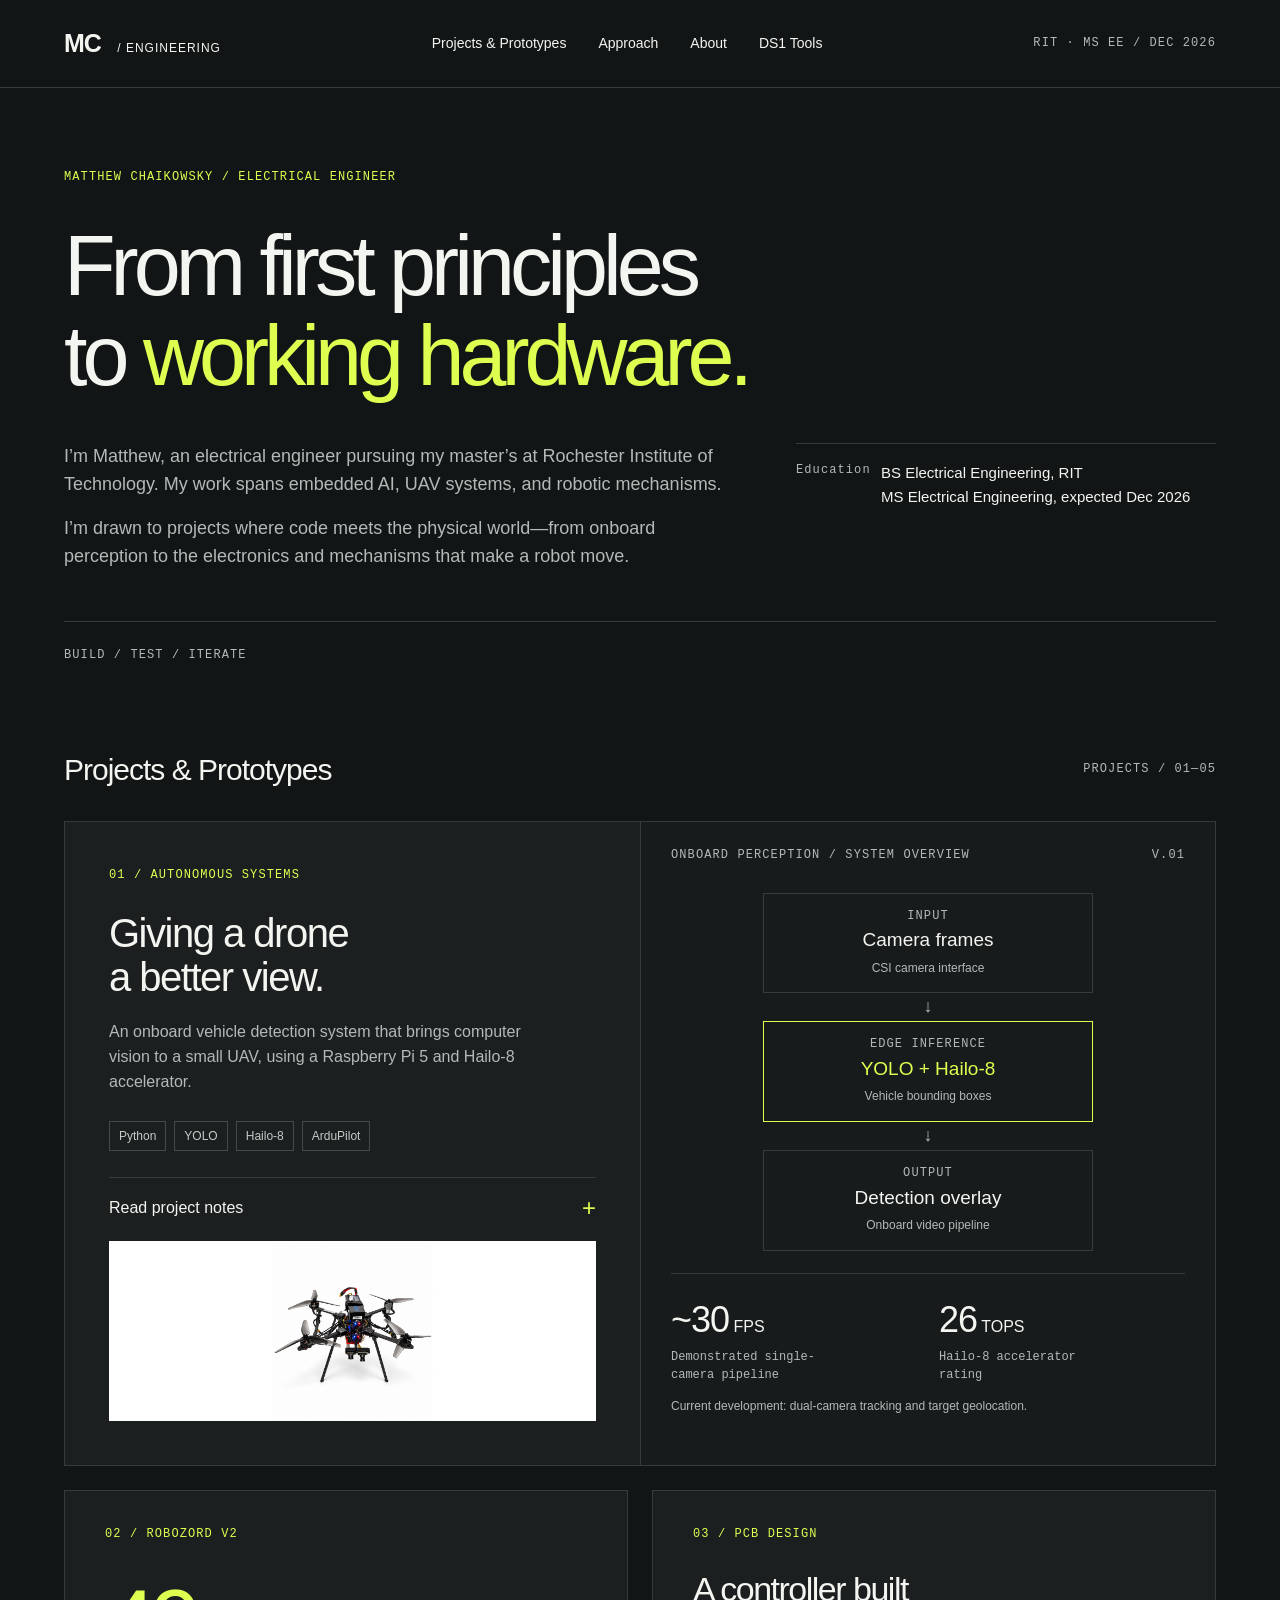
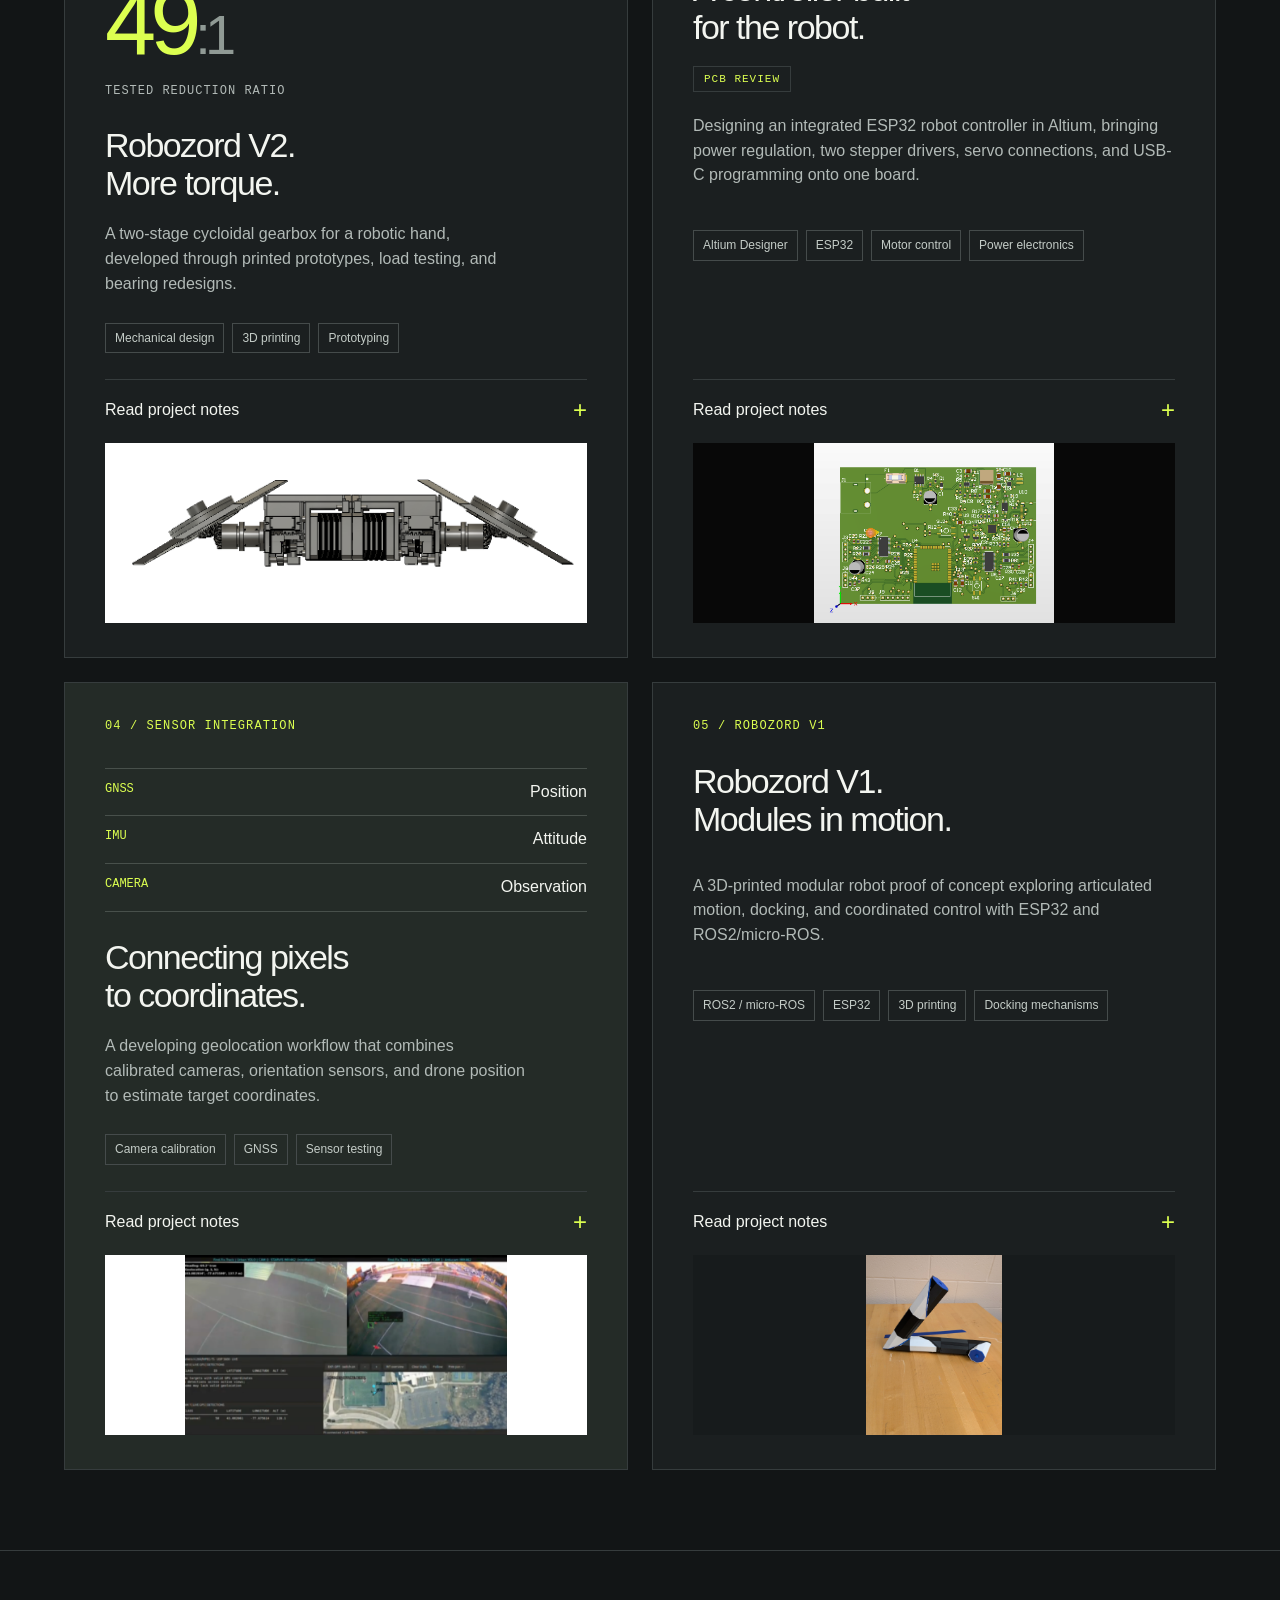
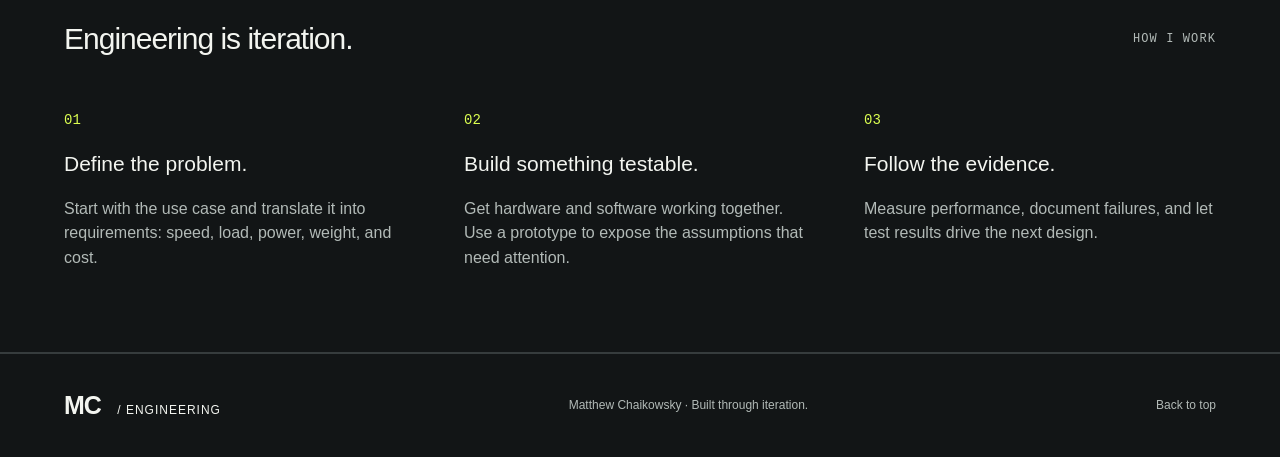
<file: index.html>
<!DOCTYPE html>
<html lang="en"><head><meta charset="UTF-8"><meta name="viewport" content="width=device-width, initial-scale=1"><title>Matthew Chaikowsky — Engineering Portfolio</title><meta name="description" content="Matthew Chaikowsky, electrical engineer at RIT. UAV perception, embedded systems, and robotic mechanisms."><link rel="icon" type="image/svg+xml" href="data:image/svg+xml,%3Csvg xmlns='http://www.w3.org/2000/svg' viewBox='0 0 32 32'%3E%3Crect width='32' height='32' rx='6' fill='%23dcff50'/%3E%3Cpath d='M6 24V8l10 10L26 8v16' fill='none' stroke='%23131516' stroke-width='3'/%3E%3C/svg%3E"><link rel="stylesheet" href="style.css?v=20261106-5"></head>
<body><header><a class="brand" href="#home" aria-label="Matthew Chaikowsky home">MC<span> / ENGINEERING</span></a><nav aria-label="Main navigation"><a href="#work">Projects &amp; Prototypes</a><a href="#approach">Approach</a><a href="about.html">About</a><a href="ds1-tools.html">DS1 Tools</a></nav><span class="header-note">RIT · MS EE / DEC 2026</span></header>
<main><section class="hero" id="home"><div class="eyebrow">MATTHEW CHAIKOWSKY / ELECTRICAL ENGINEER</div><h1>From first principles<br>to <em>working hardware.</em></h1><div class="hero-profile" id="about"><div><p>I’m Matthew, an electrical engineer pursuing my master’s at Rochester Institute of Technology. My work spans embedded AI, UAV systems, and robotic mechanisms.</p><p>I’m drawn to projects where code meets the physical world—from onboard perception to the electronics and mechanisms that make a robot move.</p></div><dl><div><dt>Education</dt><dd>BS Electrical Engineering, RIT<br>MS Electrical Engineering, expected Dec 2026</dd></div></dl></div><div class="discipline"><span>BUILD / TEST / ITERATE</span></div></section>
<section id="work" class="work"><div class="section-heading"><h2>Projects &amp; Prototypes</h2><span>PROJECTS / 01—05</span></div>
<article class="project featured"><div class="project-copy"><div class="eyebrow">01 / AUTONOMOUS SYSTEMS</div><h3>Giving a drone<br>a better view.</h3><p>An onboard vehicle detection system that brings computer vision to a small UAV, using a Raspberry Pi 5 and Hailo-8 accelerator.</p><div class="tags"><span>Python</span><span>YOLO</span><span>Hailo-8</span><span>ArduPilot</span></div><button class="text-button" data-project="uav">Read project notes <span>+</span></button><button class="uav-photo-preview" type="button" data-project="uav" aria-label="View drone photos and project notes"><img src="images/drone-front.png" width="1183" height="1330" loading="lazy" decoding="async" alt="Front view of the drone and its dual-camera installation."></button></div><div class="system-panel"><div class="panel-top">ONBOARD PERCEPTION / SYSTEM OVERVIEW <span>V.01</span></div><div class="pipeline"><div><small>INPUT</small><strong>Camera frames</strong><span>CSI camera interface</span></div><b>↓</b><div class="accent-node"><small>EDGE INFERENCE</small><strong>YOLO + Hailo-8</strong><span>Vehicle bounding boxes</span></div><b>↓</b><div><small>OUTPUT</small><strong>Detection overlay</strong><span>Onboard video pipeline</span></div></div><div class="metrics"><div><strong>~30<span> FPS</span></strong><small>Demonstrated single-camera pipeline</small></div><div><strong>26<span> TOPS</span></strong><small>Hailo-8 accelerator rating</small></div></div><p class="panel-caption">Current development: dual-camera tracking and target geolocation.</p></div></article>
<div class="project-grid"><article class="project compact"><div class="eyebrow">02 / ROBOZORD V2</div><div class="ratio">49<span>:1</span><small>TESTED REDUCTION RATIO</small></div><h3>Robozord V2.<br>More torque.</h3><p>A two-stage cycloidal gearbox for a robotic hand, developed through printed prototypes, load testing, and bearing redesigns.</p><div class="tags"><span>Mechanical design</span><span>3D printing</span><span>Prototyping</span></div><button class="text-button" data-project="gearbox">Read project notes <span>+</span></button><button class="uav-photo-preview" type="button" data-project="gearbox" aria-label="View robotic mechanism internals and project notes"><img src="images/robot-mechanism-internals.png" width="992" height="365" loading="lazy" decoding="async" alt="CAD cutaway showing the internal motors, gears, and structure of the robotic mechanism."></button></article><article class="project compact pcb-project"><div class="eyebrow">03 / PCB DESIGN</div><h3>A controller built<br>for the robot.</h3><span class="project-status">PCB REVIEW</span><p>Designing an integrated ESP32 robot controller in Altium, bringing power regulation, two stepper drivers, servo connections, and USB-C programming onto one board.</p><div class="tags"><span>Altium Designer</span><span>ESP32</span><span>Motor control</span><span>Power electronics</span></div><button class="text-button" data-project="pcb">Read project notes <span>+</span></button><button class="uav-photo-preview pcb-photo-preview" type="button" data-project="pcb" aria-label="View PCB layout images and project notes"><img src="images/pcb-bottom-layer.png" width="897" height="675" loading="lazy" decoding="async" alt="3D view of the robot controller PCB."></button></article><article class="project compact integration"><div class="eyebrow">04 / SENSOR INTEGRATION</div><div class="sensor-list"><div><span>GNSS</span><strong>Position</strong></div><div><span>IMU</span><strong>Attitude</strong></div><div><span>CAMERA</span><strong>Observation</strong></div></div><h3>Connecting pixels<br>to coordinates.</h3><p>A developing geolocation workflow that combines calibrated cameras, orientation sensors, and drone position to estimate target coordinates.</p><div class="tags"><span>Camera calibration</span><span>GNSS</span><span>Sensor testing</span></div><button class="text-button" data-project="sensors">Read project notes <span>+</span></button><button class="uav-photo-preview" type="button" data-project="sensors" aria-label="View sensor integration demo and project notes"><img src="images/sensor-integration-demo.png" width="1591" height="887" loading="lazy" decoding="async" alt="Dual-camera UAV detection interface showing camera feeds, target coordinates, and a satellite map."></button></article><article class="project compact robozord-project"><div class="eyebrow">05 / ROBOZORD V1</div><h3>Robozord V1.<br>Modules in motion.</h3><p>A 3D-printed modular robot proof of concept exploring articulated motion, docking, and coordinated control with ESP32 and ROS2/micro-ROS.</p><div class="tags"><span>ROS2 / micro-ROS</span><span>ESP32</span><span>3D printing</span><span>Docking mechanisms</span></div><button class="text-button" data-project="robozord">Read project notes <span>+</span></button><button class="uav-photo-preview robozord-preview" type="button" data-project="robozord" aria-label="View Robozord photos and project notes"><img src="images/robozord-articulation.png" width="1542" height="2048" loading="lazy" decoding="async" alt="Black, white, and blue Robozord modules in an articulated tabletop configuration."></button></article></div></section>
<section id="approach" class="approach"><div class="section-heading"><h2>Engineering is iteration.</h2><span>HOW I WORK</span></div><div class="steps"><div><span>01</span><h3>Define the problem.</h3><p>Start with the use case and translate it into requirements: speed, load, power, weight, and cost.</p></div><div><span>02</span><h3>Build something testable.</h3><p>Get hardware and software working together. Use a prototype to expose the assumptions that need attention.</p></div><div><span>03</span><h3>Follow the evidence.</h3><p>Measure performance, document failures, and let test results drive the next design.</p></div></div></section>

</main><footer><a class="brand" href="#home">MC<span> / ENGINEERING</span></a><p>Matthew Chaikowsky · Built through iteration.</p><a href="#home">Back to top</a></footer>
<dialog id="project-dialog"><button id="close-dialog" aria-label="Close project notes">×</button><div id="dialog-content"></div></dialog><script src="script.js?v=20261106-5"></script></body></html>
</file>
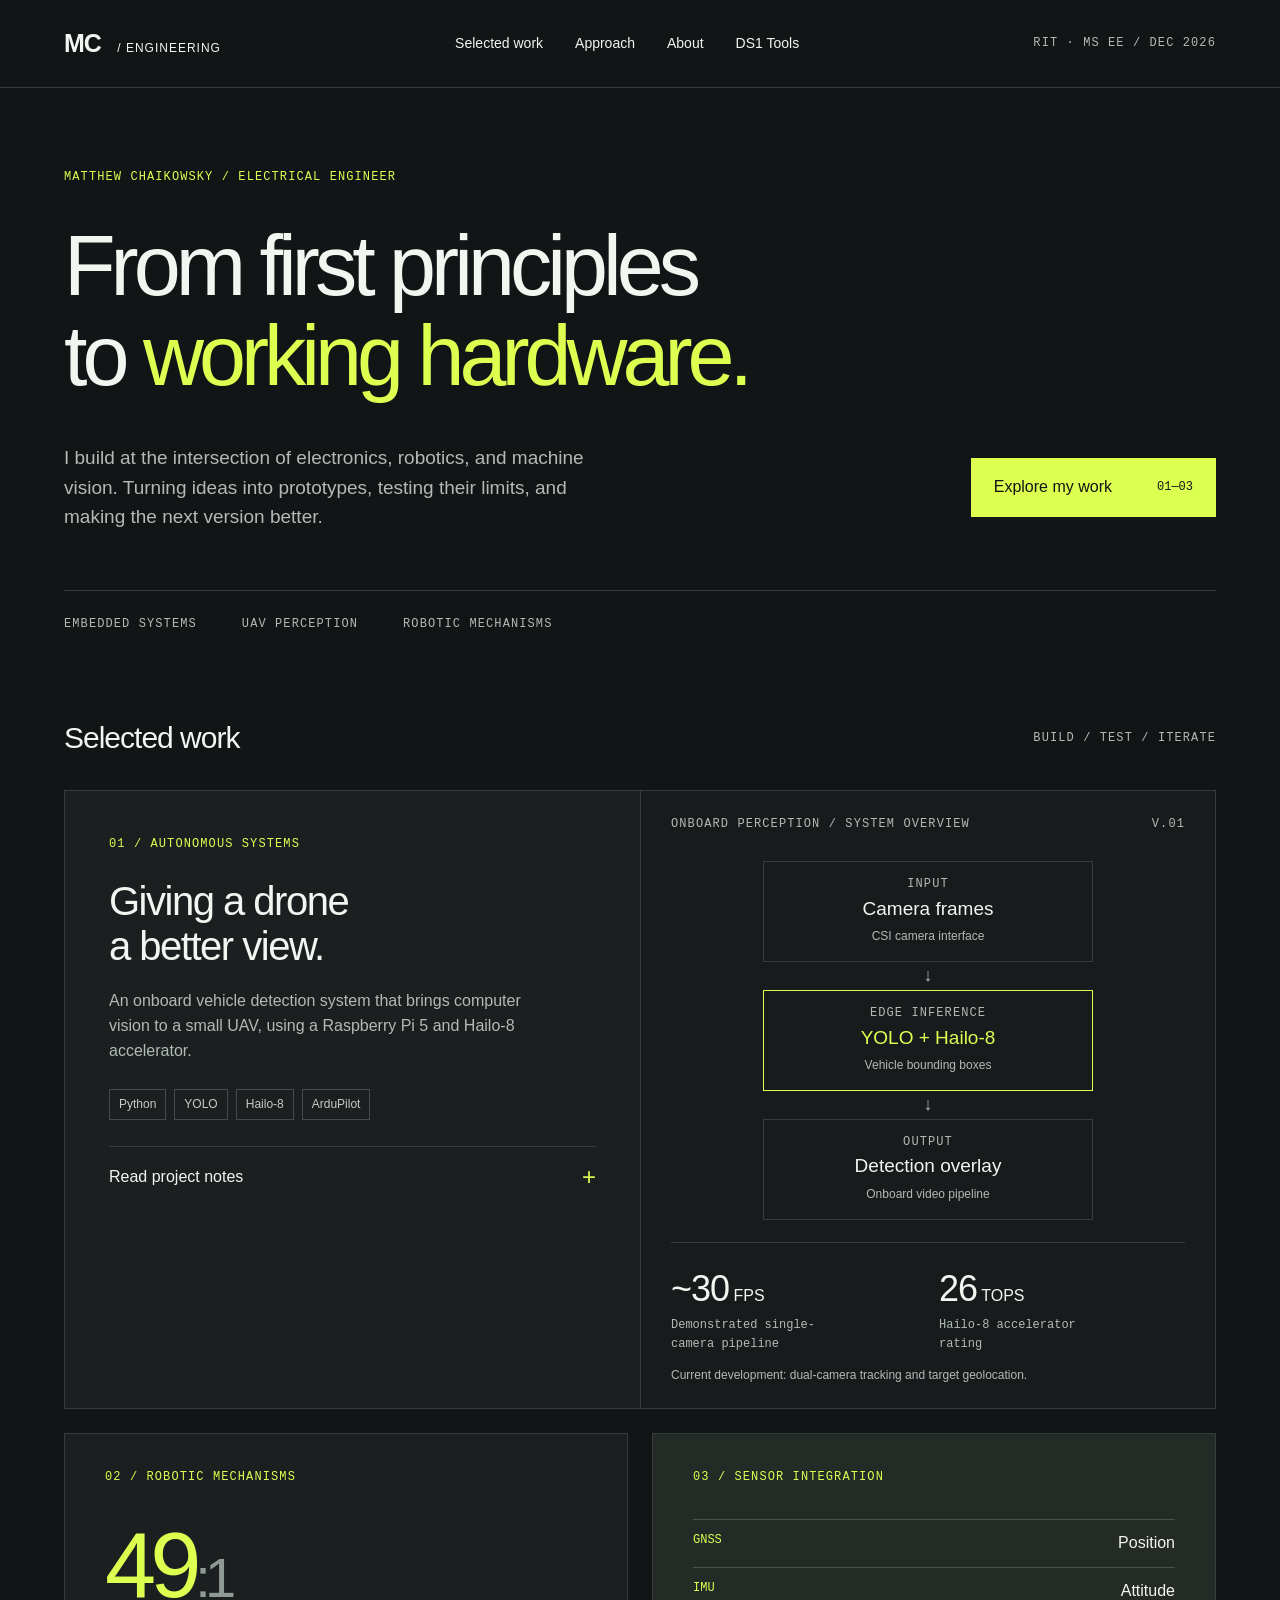
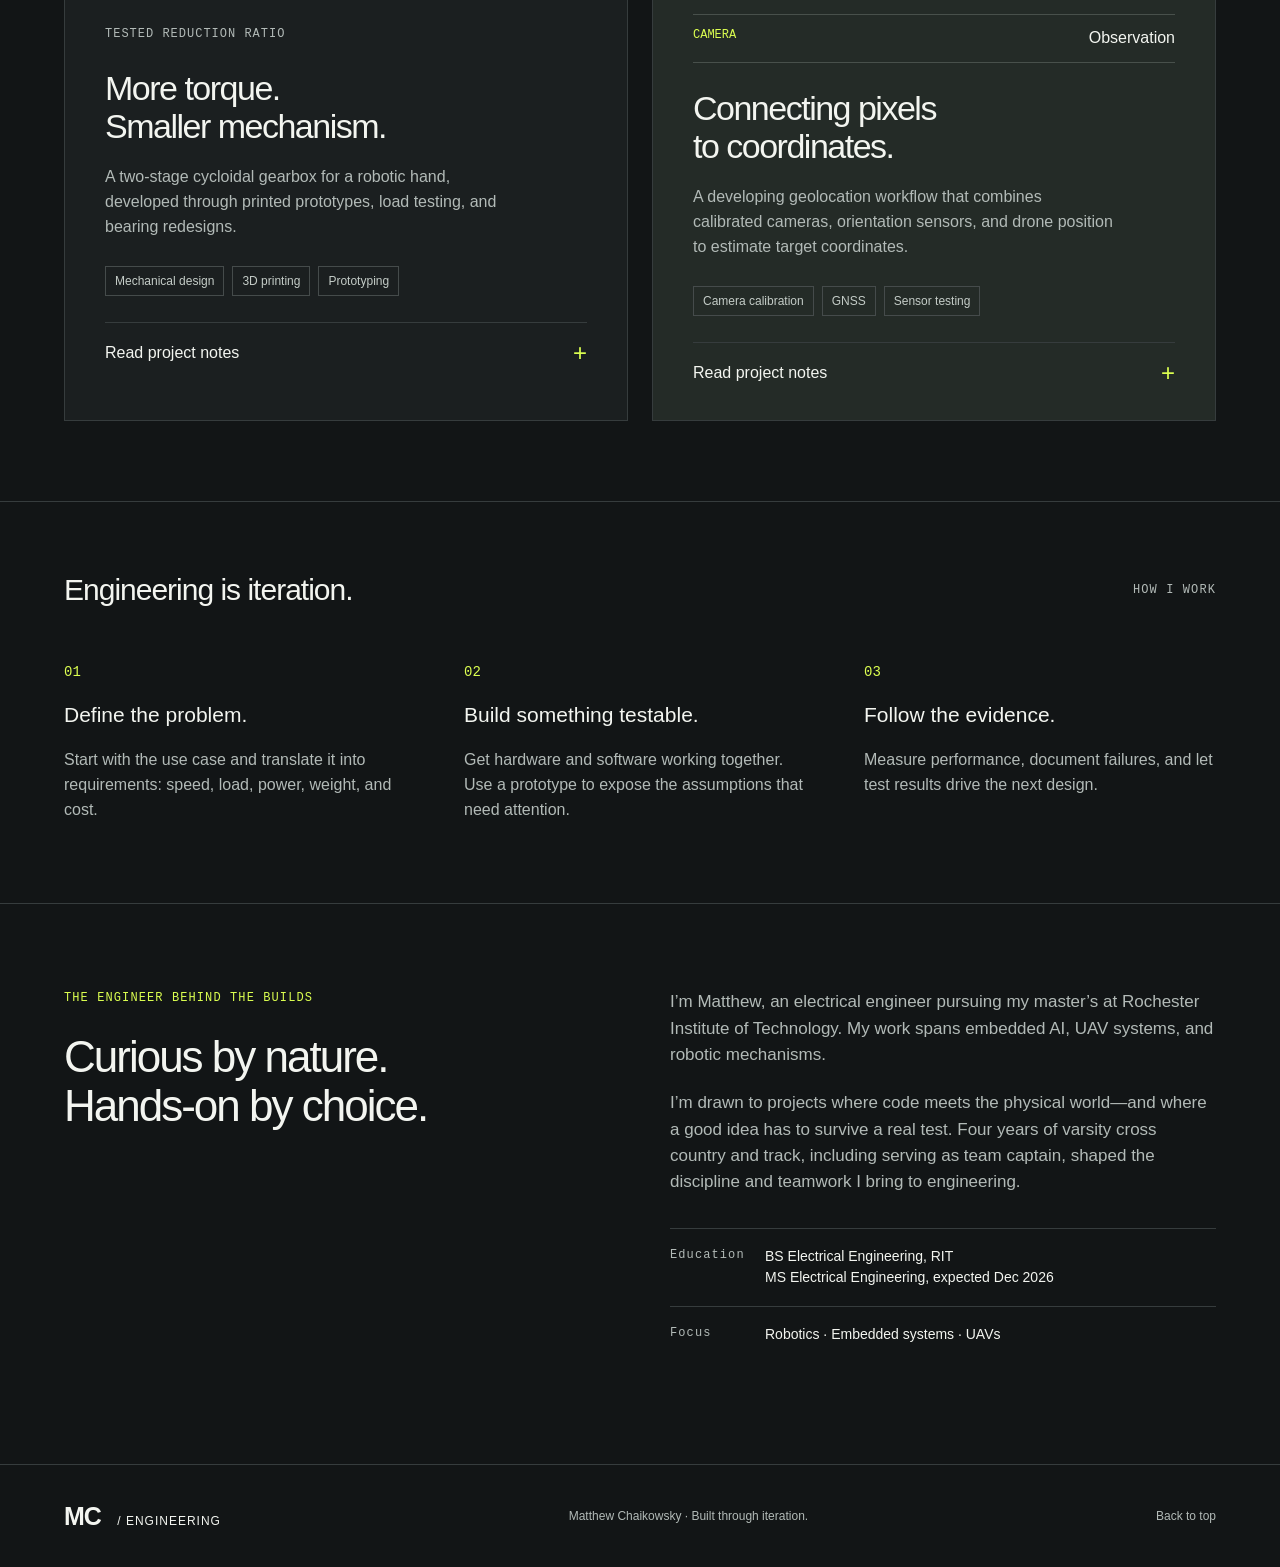
<file: matthew-portfolio-github/index.html>
<!DOCTYPE html>
<html lang="en"><head><meta charset="UTF-8"><meta name="viewport" content="width=device-width, initial-scale=1"><title>Matthew Chaikowsky — Engineering Portfolio</title><meta name="description" content="Matthew Chaikowsky, electrical engineer at RIT. UAV perception, embedded systems, and robotic mechanisms."><link rel="icon" type="image/svg+xml" href="data:image/svg+xml,%3Csvg xmlns='http://www.w3.org/2000/svg' viewBox='0 0 32 32'%3E%3Crect width='32' height='32' rx='6' fill='%23dcff50'/%3E%3Cpath d='M6 24V8l10 10L26 8v16' fill='none' stroke='%23131516' stroke-width='3'/%3E%3C/svg%3E"><link rel="stylesheet" href="style.css"></head>
<body><header><a class="brand" href="#home" aria-label="Matthew Chaikowsky home">MC<span> / ENGINEERING</span></a><nav aria-label="Main navigation"><a href="#work">Selected work</a><a href="#approach">Approach</a><a href="#about">About</a><a href="ds1-tools.html">DS1 Tools</a></nav><span class="header-note">RIT · MS EE / DEC 2026</span></header>
<main><section class="hero" id="home"><div class="eyebrow">MATTHEW CHAIKOWSKY / ELECTRICAL ENGINEER</div><h1>From first principles<br>to <em>working hardware.</em></h1><div class="hero-bottom"><p>I build at the intersection of electronics, robotics, and machine vision. Turning ideas into prototypes, testing their limits, and making the next version better.</p><a class="button" href="#work">Explore my work <span>01—03</span></a></div><div class="discipline"><span>EMBEDDED SYSTEMS</span><span>UAV PERCEPTION</span><span>ROBOTIC MECHANISMS</span></div></section>
<section id="work" class="work"><div class="section-heading"><h2>Selected work</h2><span>BUILD / TEST / ITERATE</span></div>
<article class="project featured"><div class="project-copy"><div class="eyebrow">01 / AUTONOMOUS SYSTEMS</div><h3>Giving a drone<br>a better view.</h3><p>An onboard vehicle detection system that brings computer vision to a small UAV, using a Raspberry Pi 5 and Hailo-8 accelerator.</p><div class="tags"><span>Python</span><span>YOLO</span><span>Hailo-8</span><span>ArduPilot</span></div><button class="text-button" data-project="uav">Read project notes <span>+</span></button></div><div class="system-panel"><div class="panel-top">ONBOARD PERCEPTION / SYSTEM OVERVIEW <span>V.01</span></div><div class="pipeline"><div><small>INPUT</small><strong>Camera frames</strong><span>CSI camera interface</span></div><b>↓</b><div class="accent-node"><small>EDGE INFERENCE</small><strong>YOLO + Hailo-8</strong><span>Vehicle bounding boxes</span></div><b>↓</b><div><small>OUTPUT</small><strong>Detection overlay</strong><span>Onboard video pipeline</span></div></div><div class="metrics"><div><strong>~30<span> FPS</span></strong><small>Demonstrated single-camera pipeline</small></div><div><strong>26<span> TOPS</span></strong><small>Hailo-8 accelerator rating</small></div></div><p class="panel-caption">Current development: dual-camera tracking and target geolocation.</p></div></article>
<div class="project-grid"><article class="project compact"><div class="eyebrow">02 / ROBOTIC MECHANISMS</div><div class="ratio">49<span>:1</span><small>TESTED REDUCTION RATIO</small></div><h3>More torque.<br>Smaller mechanism.</h3><p>A two-stage cycloidal gearbox for a robotic hand, developed through printed prototypes, load testing, and bearing redesigns.</p><div class="tags"><span>Mechanical design</span><span>3D printing</span><span>Prototyping</span></div><button class="text-button" data-project="gearbox">Read project notes <span>+</span></button></article><article class="project compact integration"><div class="eyebrow">03 / SENSOR INTEGRATION</div><div class="sensor-list"><div><span>GNSS</span><strong>Position</strong></div><div><span>IMU</span><strong>Attitude</strong></div><div><span>CAMERA</span><strong>Observation</strong></div></div><h3>Connecting pixels<br>to coordinates.</h3><p>A developing geolocation workflow that combines calibrated cameras, orientation sensors, and drone position to estimate target coordinates.</p><div class="tags"><span>Camera calibration</span><span>GNSS</span><span>Sensor testing</span></div><button class="text-button" data-project="sensors">Read project notes <span>+</span></button></article></div></section>
<section id="approach" class="approach"><div class="section-heading"><h2>Engineering is iteration.</h2><span>HOW I WORK</span></div><div class="steps"><div><span>01</span><h3>Define the problem.</h3><p>Start with the use case and translate it into requirements: speed, load, power, weight, and cost.</p></div><div><span>02</span><h3>Build something testable.</h3><p>Get hardware and software working together. Use a prototype to expose the assumptions that need attention.</p></div><div><span>03</span><h3>Follow the evidence.</h3><p>Measure performance, document failures, and let test results drive the next design.</p></div></div></section>
<section class="about" id="about"><div><div class="eyebrow">THE ENGINEER BEHIND THE BUILDS</div><h2>Curious by nature.<br>Hands-on by choice.</h2></div><div><p>I’m Matthew, an electrical engineer pursuing my master’s at Rochester Institute of Technology. My work spans embedded AI, UAV systems, and robotic mechanisms.</p><p>I’m drawn to projects where code meets the physical world—and where a good idea has to survive a real test. Four years of varsity cross country and track, including serving as team captain, shaped the discipline and teamwork I bring to engineering.</p><dl><div><dt>Education</dt><dd>BS Electrical Engineering, RIT<br>MS Electrical Engineering, expected Dec 2026</dd></div><div><dt>Focus</dt><dd>Robotics · Embedded systems · UAVs</dd></div></dl></div></section>
</main><footer><a class="brand" href="#home">MC<span> / ENGINEERING</span></a><p>Matthew Chaikowsky · Built through iteration.</p><a href="#home">Back to top</a></footer>
<dialog id="project-dialog"><button id="close-dialog" aria-label="Close project notes">×</button><div id="dialog-content"></div></dialog><script src="script.js"></script></body></html>
</file>
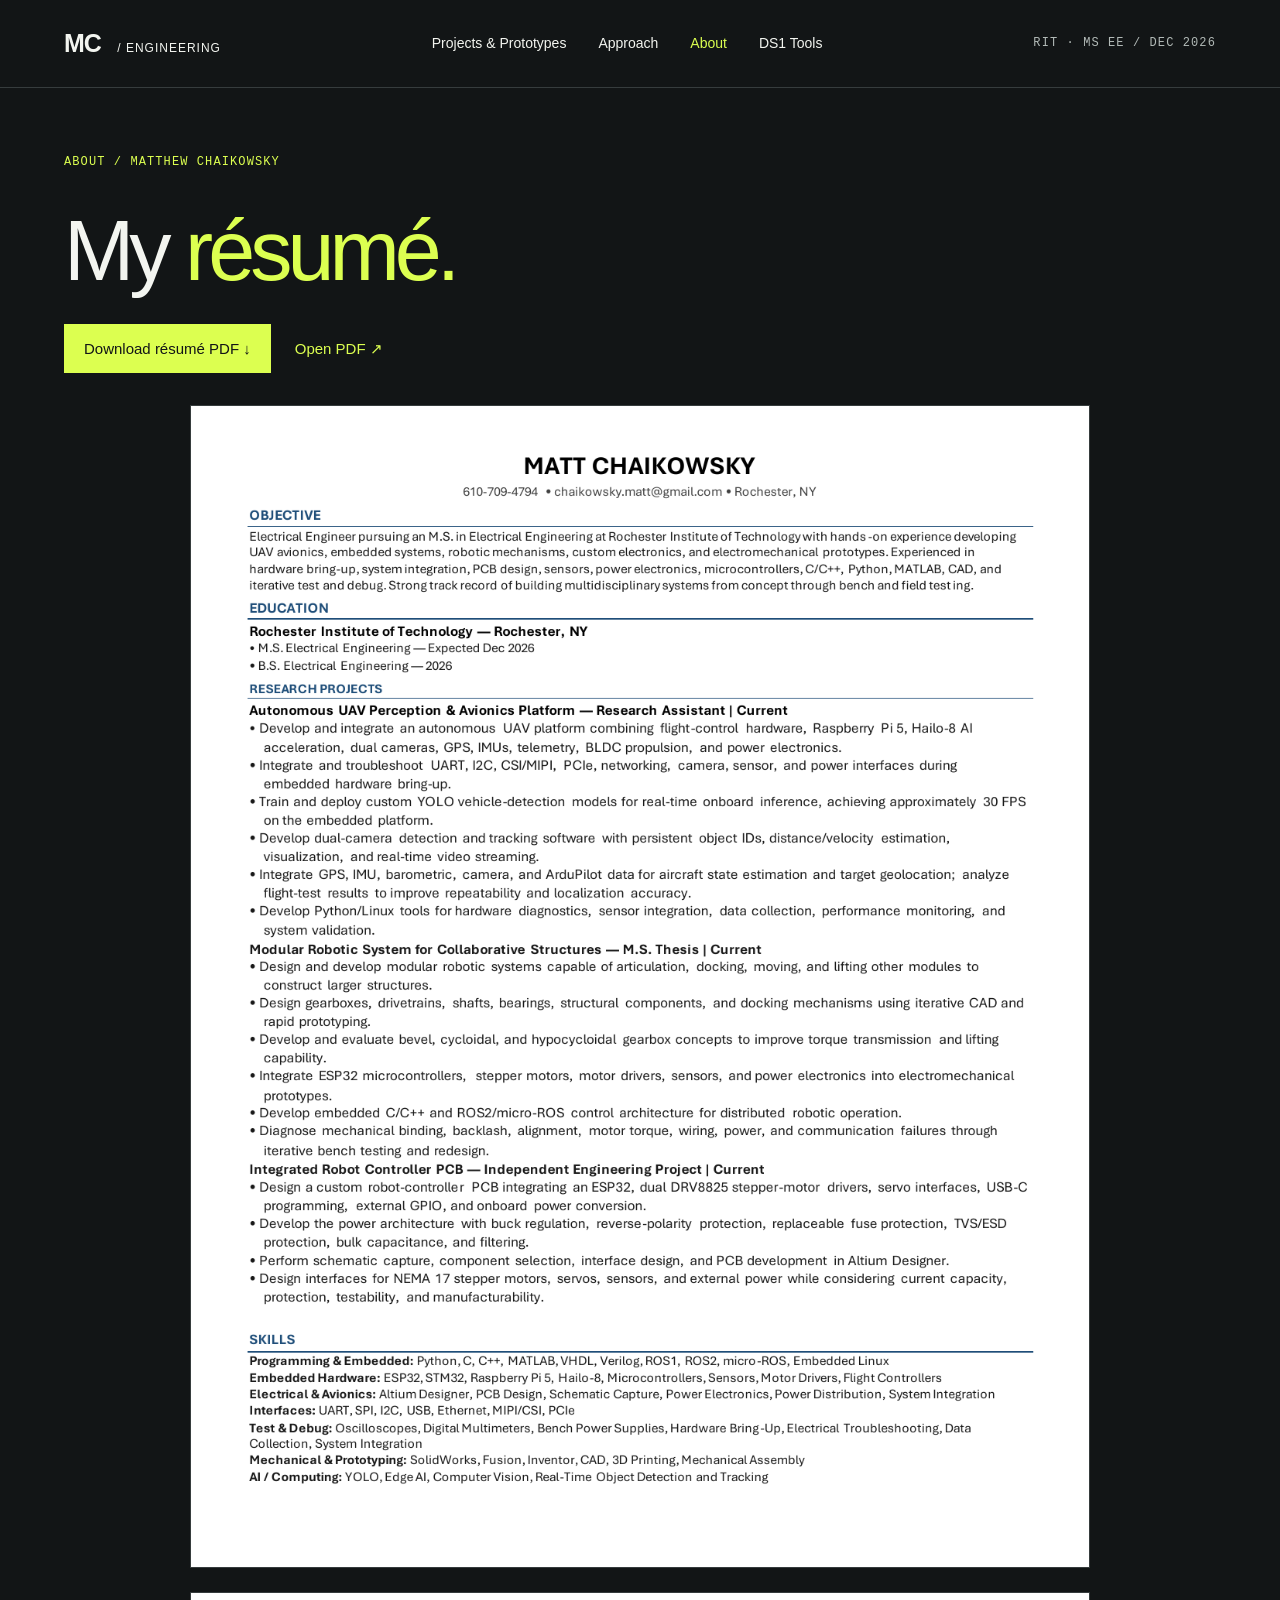
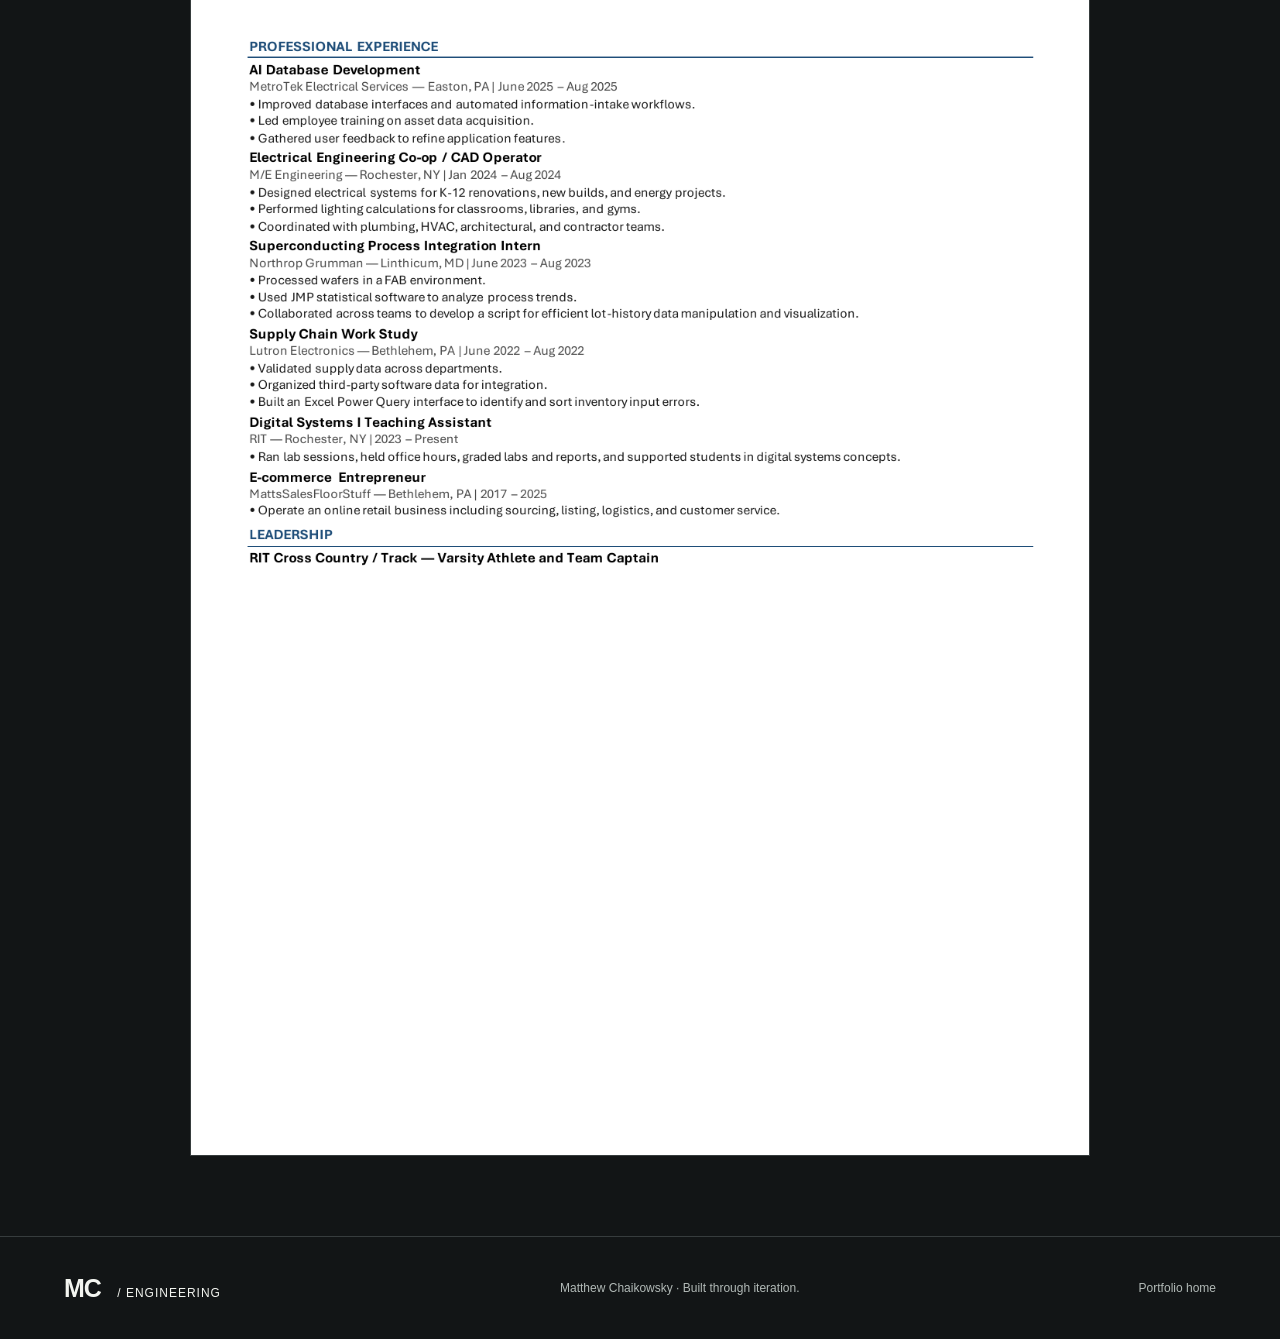
<file: about.html>
<!DOCTYPE html>
<html lang="en"><head><meta charset="UTF-8"><meta name="viewport" content="width=device-width, initial-scale=1"><title>About — Matthew Chaikowsky</title><meta name="description" content="Matthew Chaikowsky’s engineering résumé."><link rel="icon" type="image/svg+xml" href="data:image/svg+xml,%3Csvg xmlns='http://www.w3.org/2000/svg' viewBox='0 0 32 32'%3E%3Crect width='32' height='32' rx='6' fill='%23dcff50'/%3E%3Cpath d='M6 24V8l10 10L26 8v16' fill='none' stroke='%23131516' stroke-width='3'/%3E%3C/svg%3E"><link rel="stylesheet" href="style.css?v=20261106-5"></head>
<body><header><a class="brand" href="index.html" aria-label="Matthew Chaikowsky home">MC<span> / ENGINEERING</span></a><nav aria-label="Main navigation"><a href="index.html#work">Projects &amp; Prototypes</a><a href="index.html#approach">Approach</a><a href="about.html" aria-current="page">About</a><a href="ds1-tools.html">DS1 Tools</a></nav><span class="header-note">RIT · MS EE / DEC 2026</span></header>
<main><section class="resume-page"><div class="eyebrow">ABOUT / MATTHEW CHAIKOWSKY</div><h1>My <em>résumé.</em></h1><div class="resume-actions"><a class="resume-download" href="downloads/matthew-chaikowsky-resume.pdf" download>Download résumé PDF ↓</a><a class="ds1-back" href="downloads/matthew-chaikowsky-resume.pdf" target="_blank" rel="noopener">Open PDF ↗</a></div><div class="resume-pages"><img src="images/resume-page-1.png" width="1160" height="1500" alt="Matthew Chaikowsky résumé, page 1. Use the PDF links above to read or download the accessible document."><img src="images/resume-page-2.png" width="1160" height="1500" loading="lazy" alt="Matthew Chaikowsky résumé, page 2."></div></section></main><footer><a class="brand" href="index.html">MC<span> / ENGINEERING</span></a><p>Matthew Chaikowsky · Built through iteration.</p><a href="index.html">Portfolio home</a></footer></body></html>
</file>
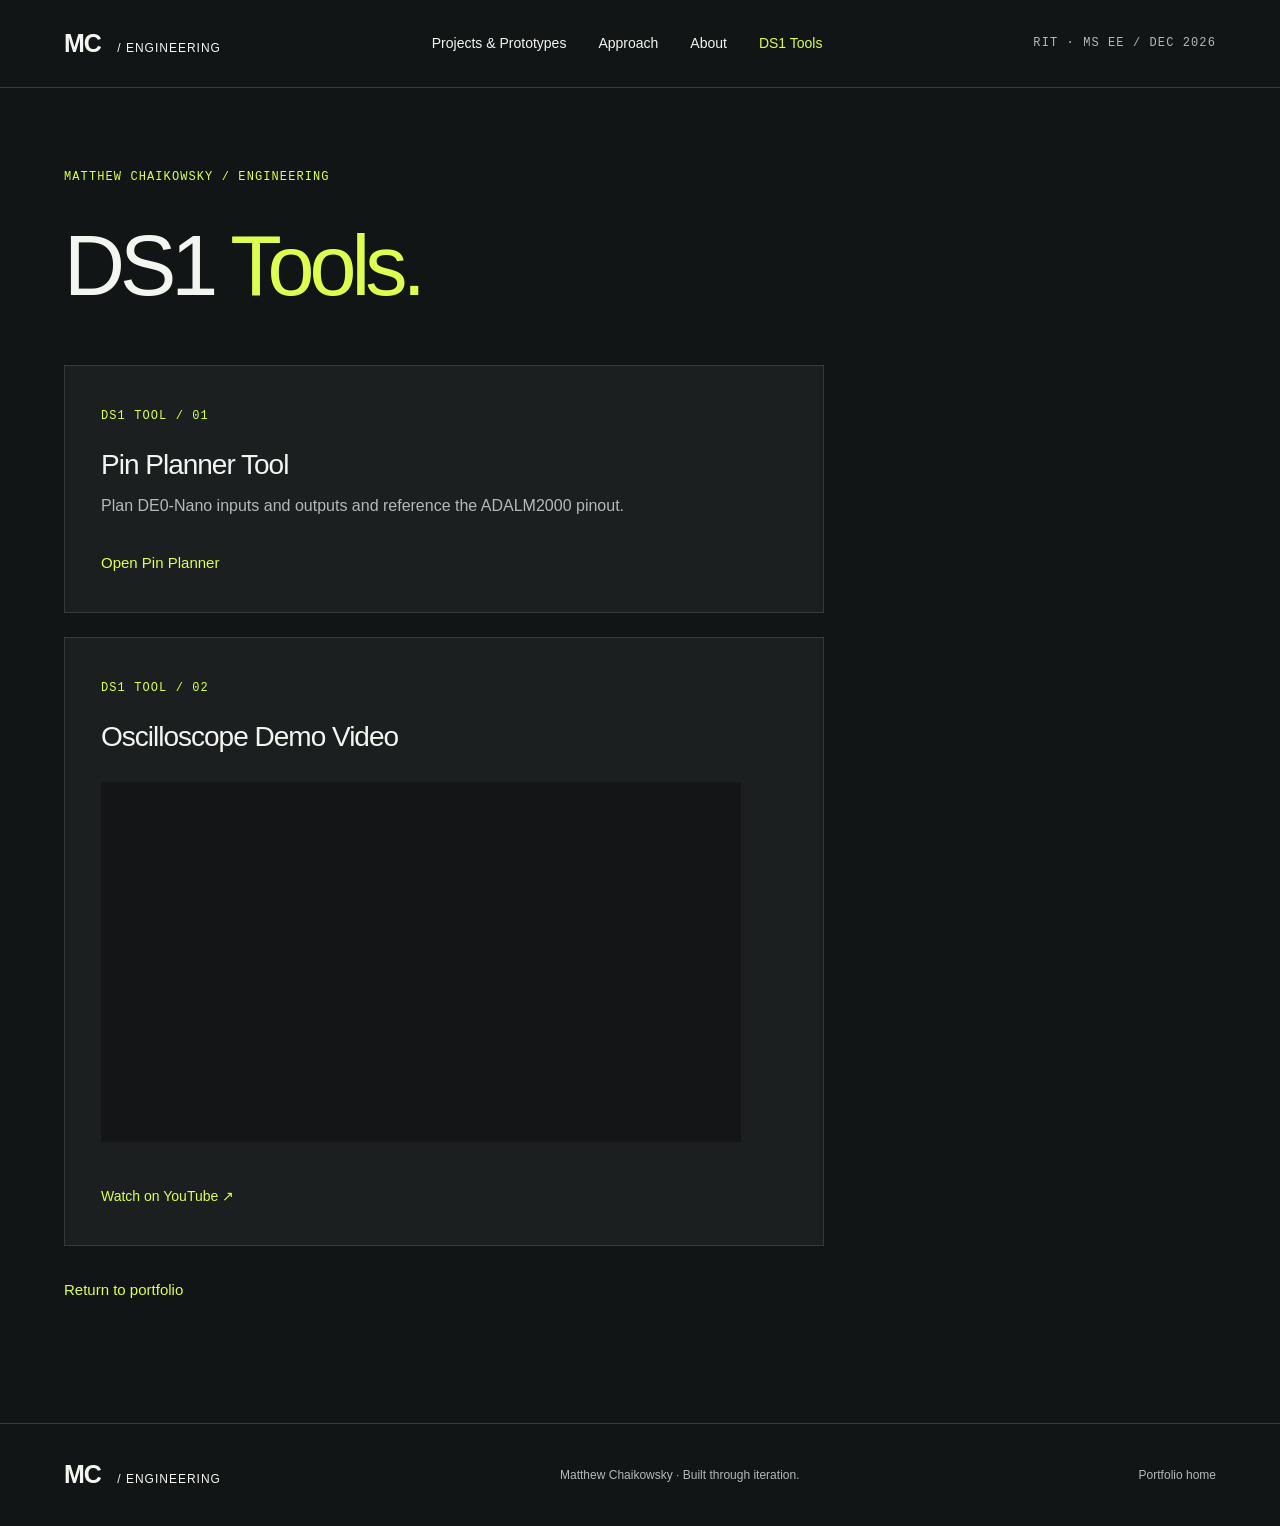
<file: ds1-tools.html>
<!DOCTYPE html>
<html lang="en"><head><meta charset="UTF-8"><meta name="viewport" content="width=device-width, initial-scale=1"><title>DS1 Tools — Matthew Chaikowsky</title><meta name="description" content="DS1 Tools by Matthew Chaikowsky."><link rel="icon" type="image/svg+xml" href="data:image/svg+xml,%3Csvg xmlns='http://www.w3.org/2000/svg' viewBox='0 0 32 32'%3E%3Crect width='32' height='32' rx='6' fill='%23dcff50'/%3E%3Cpath d='M6 24V8l10 10L26 8v16' fill='none' stroke='%23131516' stroke-width='3'/%3E%3C/svg%3E"><link rel="stylesheet" href="style.css?v=20261106-5"></head>
<body><header><a class="brand" href="index.html" aria-label="Matthew Chaikowsky home">MC<span> / ENGINEERING</span></a><nav aria-label="Main navigation"><a href="index.html#work">Projects &amp; Prototypes</a><a href="index.html#approach">Approach</a><a href="about.html">About</a><a href="ds1-tools.html" aria-current="page">DS1 Tools</a></nav><span class="header-note">RIT · MS EE / DEC 2026</span></header>
<main><section class="ds1-page"><div class="eyebrow">MATTHEW CHAIKOWSKY / ENGINEERING</div><h1>DS1 <em>Tools.</em></h1><div class="ds1-empty"><span class="eyebrow">DS1 TOOL / 01</span><h2>Pin Planner Tool</h2><p>Plan DE0-Nano inputs and outputs and reference the ADALM2000 pinout.</p><a class="ds1-back" href="pin-planner.html">Open Pin Planner</a></div><div class="ds1-empty"><span class="eyebrow">DS1 TOOL / 02</span><h2>Oscilloscope Demo Video</h2><div class="ds1-video"><iframe src="https://www.youtube-nocookie.com/embed/NVJ9RJQ-EIs" title="Oscilloscope Demo Video" loading="lazy" allow="accelerometer; autoplay; clipboard-write; encrypted-media; gyroscope; picture-in-picture; web-share" referrerpolicy="strict-origin-when-cross-origin" allowfullscreen></iframe></div><a class="ds1-back ds1-video-link" href="https://www.youtube.com/watch?v=NVJ9RJQ-EIs" target="_blank" rel="noopener">Watch on YouTube ↗</a></div><a class="ds1-back" href="index.html">Return to portfolio</a></section></main><footer><a class="brand" href="index.html">MC<span> / ENGINEERING</span></a><p>Matthew Chaikowsky · Built through iteration.</p><a href="index.html">Portfolio home</a></footer></body></html>
</file>
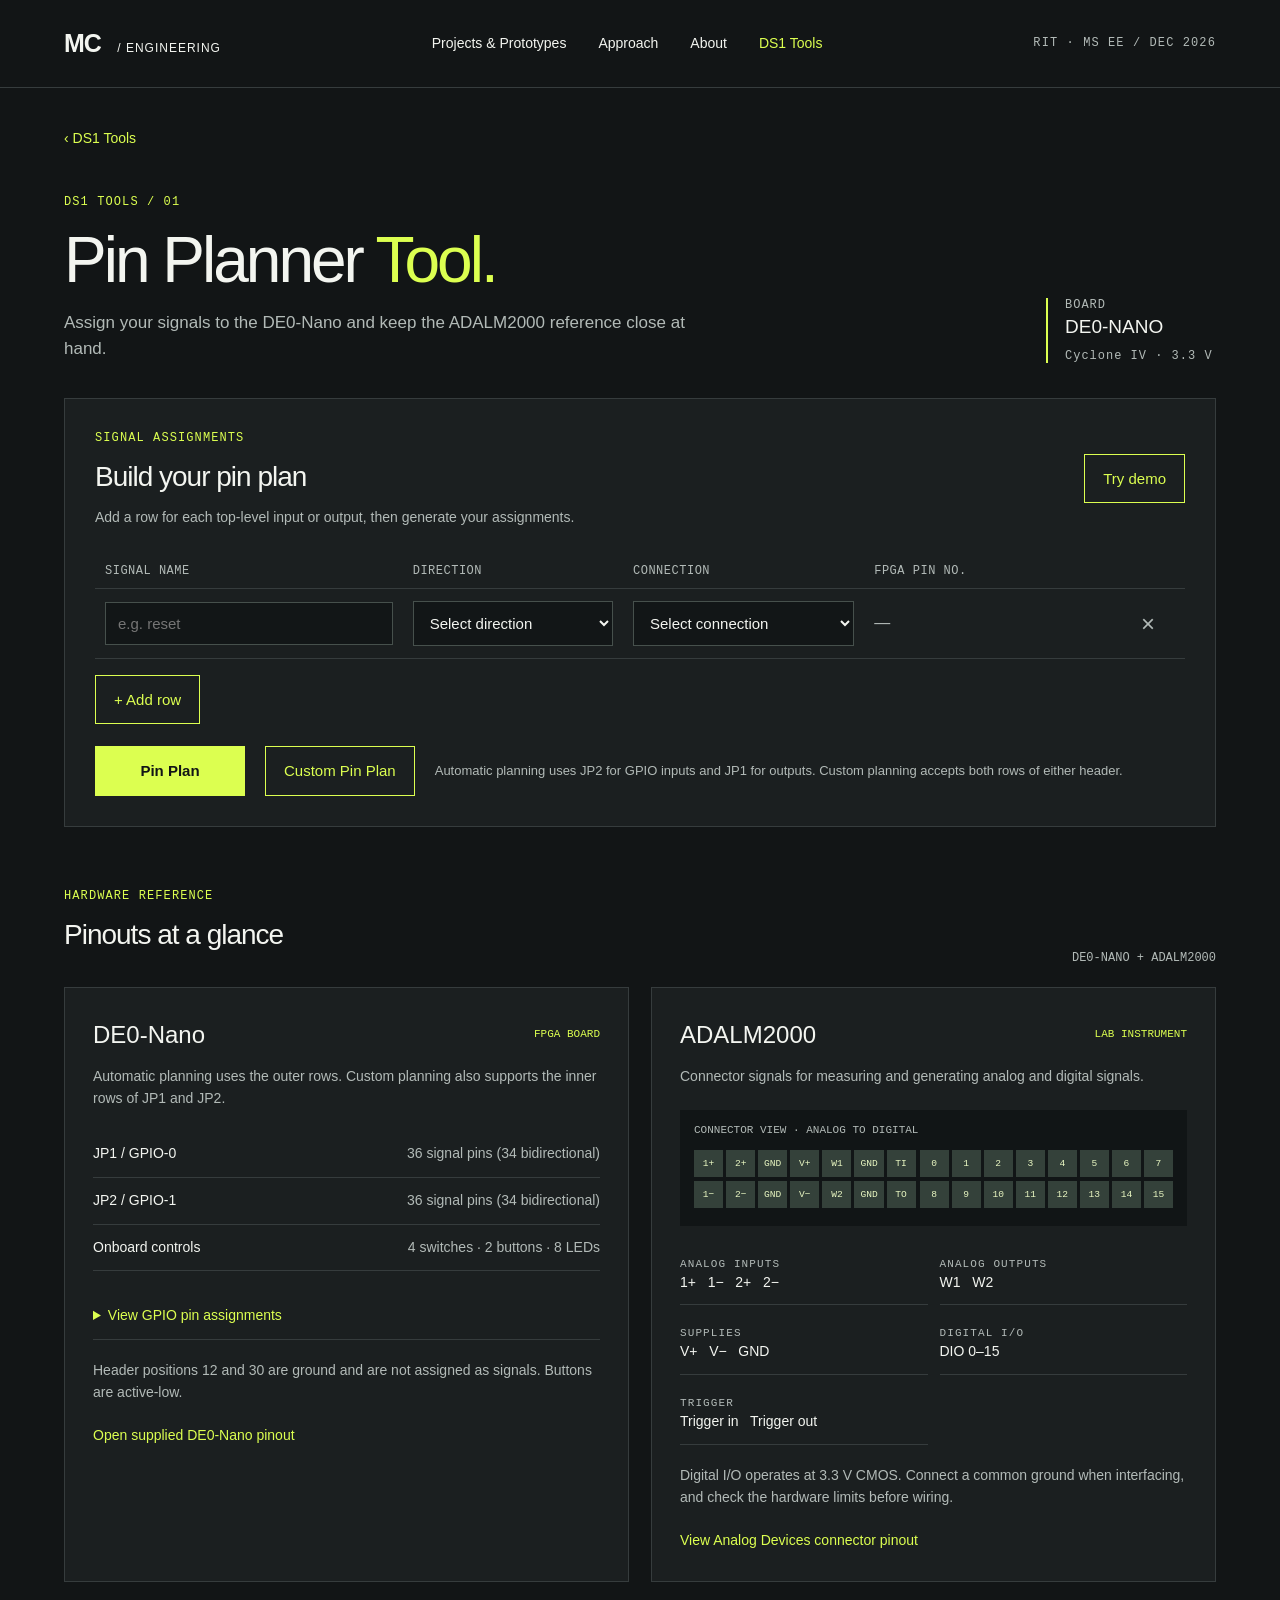
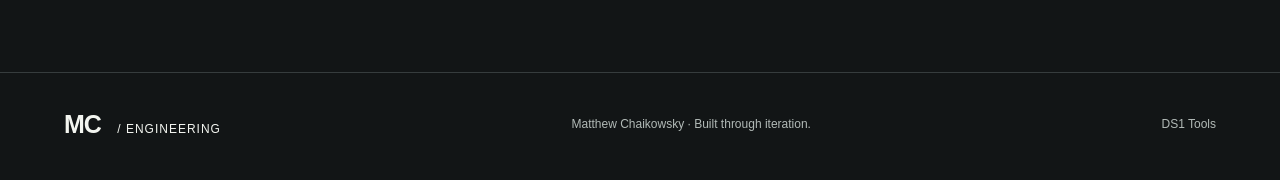
<file: pin-planner.html>
<!DOCTYPE html><html lang="en"><head><meta charset="utf-8"><meta name="viewport" content="width=device-width,initial-scale=1"><title>Pin Planner Tool — DS1 Tools</title><link rel="stylesheet" href="style.css?v=20261106-5"><link rel="stylesheet" href="pin-planner.css"><link rel="icon" type="image/svg+xml" href="data:image/svg+xml,%3Csvg xmlns='http://www.w3.org/2000/svg' viewBox='0 0 32 32'%3E%3Crect width='32' height='32' rx='6' fill='%23dcff50'/%3E%3Cpath d='M6 24V8l10 10L26 8v16' fill='none' stroke='%23131516' stroke-width='3'/%3E%3C/svg%3E"></head><body><header><a class="brand" href="index.html">MC<span> / ENGINEERING</span></a><nav aria-label="Main navigation"><a href="index.html#work">Projects &amp; Prototypes</a><a href="index.html#approach">Approach</a><a href="about.html">About</a><a href="ds1-tools.html" aria-current="page">DS1 Tools</a></nav><span class="header-note">RIT · MS EE / DEC 2026</span></header><main class="planner-main"><a class="back" href="ds1-tools.html">‹ DS1 Tools</a><div class="title-row"><div><div class="eyebrow">DS1 TOOLS / 01</div><h1>Pin Planner <em>Tool.</em></h1><p class="lead">Assign your signals to the DE0-Nano and keep the ADALM2000 reference close at hand.</p></div><div class="board-tag"><span>BOARD</span>DE0-NANO<small>Cyclone IV · 3.3 V</small></div></div><section class="planner-card" aria-labelledby="table-title"><div class="card-heading"><div><div class="eyebrow">SIGNAL ASSIGNMENTS</div><h2 id="table-title">Build your pin plan</h2><p>Add a row for each top-level input or output, then generate your assignments.</p></div><div class="demo-controls"><button class="add" id="start-demo" type="button">Try demo</button><button class="add" id="end-demo" type="button" hidden>Return to my plan</button></div></div><div class="demo-note" id="demo-table-note" hidden><strong>1 / Describe the signals</strong><p>This example uses a GPIO input and output, a DIP switch, a push button, and an LED. The Pin Plan button assigns a unique FPGA pin to each one. Add or change rows to explore.</p></div><div class="table-wrap"><table><thead><tr><th scope="col">Signal name</th><th scope="col">Direction</th><th scope="col">Connection</th><th scope="col">FPGA pin no.</th><th scope="col"><span class="sr-only">Remove row</span></th></tr></thead><tbody id="rows"></tbody></table></div><div class="add-row-wrap"><button class="add" id="add-row" type="button">+ Add row</button></div><div class="actions"><button class="plan" id="plan" type="button">Pin Plan</button><button class="add" id="custom-plan" type="button">Custom Pin Plan</button><p>Automatic planning uses JP2 for GPIO inputs and JP1 for outputs. Custom planning accepts both rows of either header.</p></div><p id="custom-help" class="custom-help" hidden>Enter an FPGA pin in each row (for example, F13 or PIN_F13), then select Map Custom Pins. Custom GPIO inputs and outputs can use either row of either header. Dedicated input-only pins cannot be outputs; power and ground pins cannot be used as signals. Onboard controls must match their direction.</p><div id="status" role="status" aria-live="polite"></div></section><section id="board-plan" class="board-card" hidden aria-labelledby="board-title"><div class="board-head"><div><div class="eyebrow">GENERATED PIN PLAN</div><h2 id="board-title">Your DE0-Nano layout</h2><p>USB at the top. Inputs are labeled on the left and outputs on the right; lines point to assigned GPIO pins and individual onboard controls.</p></div><span>TOP VIEW / USB UP</span></div><div class="demo-note" id="demo-board-note" hidden><strong>2 / Find the connections</strong><p>The green marks show where each example signal is assigned. GPIO inputs use JP2 on the left; GPIO outputs use JP1 on the right. The switch, button, and LED are built into the board.</p></div><div class="board-layout"><div class="board-graphic"><svg id="board-svg" viewBox="0 0 440 610" role="img" aria-label="DE0-Nano board pin plan, USB at the top"></svg></div><div class="board-legend"><h3>Assigned signals</h3><p>Signal name · FPGA pin · board location</p><div id="board-assignments"></div><button class="connect-adalm" id="connect-adalm" type="button">CONNECT TO ADALM</button><p class="connect-help">Generate an ADALM2000 wiring plan from your GPIO signals.</p></div></div><p class="diagram-note">Lines highlight the assigned GPIO pin, DIP switch, LED, or push button. Confirm physical positions against the supplied pinout before wiring.</p></section><section class="adalm-wiring" id="adalm-wiring" hidden aria-labelledby="wiring-title"><div class="eyebrow">ADALM2000 / CONNECTION PLAN</div><h2 id="wiring-title">Connect your signals</h2><div class="demo-note" id="demo-wiring-note" hidden><strong>3 / Plan the ADALM2000 wires</strong><p>The GPIO signals get DIO channels in table order; the ground wire is included. For an FPGA input, set the ADALM channel as an output. For an FPGA output, set the ADALM channel as an input. Onboard controls don’t get automatic wires.</p></div><p>GPIO signals are assigned DIO 0–15 in table order. Wire colors follow the supplied ADALM2000 pinout; channels 8–15 have a colored base and white stripe. You can adjust a color to match your cable.</p><p class="wiring-note">Connect ADALM2000 ground to DE0-Nano ground. Configure each ADALM DIO as an output for FPGA inputs, or as an input for FPGA outputs. Do not drive the same signal from two outputs.</p><div id="wiring-message" role="status"></div><div class="wiring-graphic"><svg id="wiring-svg" role="img" aria-label="Planned DE0-Nano to ADALM2000 wiring diagram"></svg></div><div class="wiring-table-wrap"><table><thead><tr><th>Signal name</th><th>DE0-Nano pin</th><th>ADALM pin</th><th>ADALM direction</th><th>Wire color</th></tr></thead><tbody id="wiring-rows"></tbody></table></div><p class="wiring-note">DIP switches, push buttons, and LEDs are onboard components and are not directly accessible on the two GPIO headers. They are not automatically wired to the ADALM2000.</p></section><div class="reference-head"><div><div class="eyebrow">HARDWARE REFERENCE</div><h2>Pinouts at a glance</h2></div><span>DE0-NANO + ADALM2000</span></div><div class="reference-grid"><section class="ref-card"><div class="ref-top"><h3>DE0-Nano</h3><span>FPGA BOARD</span></div><p>Automatic planning uses the outer rows. Custom planning also supports the inner rows of JP1 and JP2.</p><div class="facts"><div><strong>JP1 / GPIO-0</strong><span>36 signal pins (34 bidirectional)</span></div><div><strong>JP2 / GPIO-1</strong><span>36 signal pins (34 bidirectional)</span></div><div><strong>Onboard controls</strong><span>4 switches · 2 buttons · 8 LEDs</span></div></div><details><summary>View GPIO pin assignments</summary><div id="gpio-reference"></div></details><p class="note">Header positions 12 and 30 are ground and are not assigned as signals. Buttons are active-low.</p><a class="ref-link" href="de0-nano-pinout.pdf" target="_blank" rel="noopener">Open supplied DE0-Nano pinout</a></section><section class="ref-card" id="adalm-reference" tabindex="-1"><div class="ref-top"><h3>ADALM2000</h3><span>LAB INSTRUMENT</span></div><p>Connector signals for measuring and generating analog and digital signals.</p><div class="pinout-view" aria-label="ADALM2000 connector pinout"><div class="pinout-title">CONNECTOR VIEW · ANALOG TO DIGITAL</div><div class="pinout-groups"><div class="pinout-group" aria-label="Analog and trigger"><div class="pinout-row"><span>1+</span><span>2+</span><span>GND</span><span>V+</span><span>W1</span><span>GND</span><span>TI</span></div><div class="pinout-row"><span>1−</span><span>2−</span><span>GND</span><span>V−</span><span>W2</span><span>GND</span><span>TO</span></div></div><div class="pinout-group" aria-label="Digital I/O"><div class="pinout-row"><span>0</span><span>1</span><span>2</span><span>3</span><span>4</span><span>5</span><span>6</span><span>7</span></div><div class="pinout-row"><span>8</span><span>9</span><span>10</span><span>11</span><span>12</span><span>13</span><span>14</span><span>15</span></div></div></div></div><div class="m2k-grid"><div><small>ANALOG INPUTS</small><strong>1+ &nbsp; 1− &nbsp; 2+ &nbsp; 2−</strong></div><div><small>ANALOG OUTPUTS</small><strong>W1 &nbsp; W2</strong></div><div><small>SUPPLIES</small><strong>V+ &nbsp; V− &nbsp; GND</strong></div><div><small>DIGITAL I/O</small><strong>DIO 0–15</strong></div><div><small>TRIGGER</small><strong>Trigger in &nbsp; Trigger out</strong></div></div><p class="note">Digital I/O operates at 3.3 V CMOS. Connect a common ground when interfacing, and check the hardware limits before wiring.</p><a class="ref-link" href="https://wiki.analog.com/university/tools/m2k/devs/intro#pinout" target="_blank" rel="noopener">View Analog Devices connector pinout</a></section></div></main><footer><a class="brand" href="index.html">MC<span> / ENGINEERING</span></a><p>Matthew Chaikowsky · Built through iteration.</p><a href="ds1-tools.html">DS1 Tools</a></footer><script src="pin-planner.js"></script></body></html>
</file>
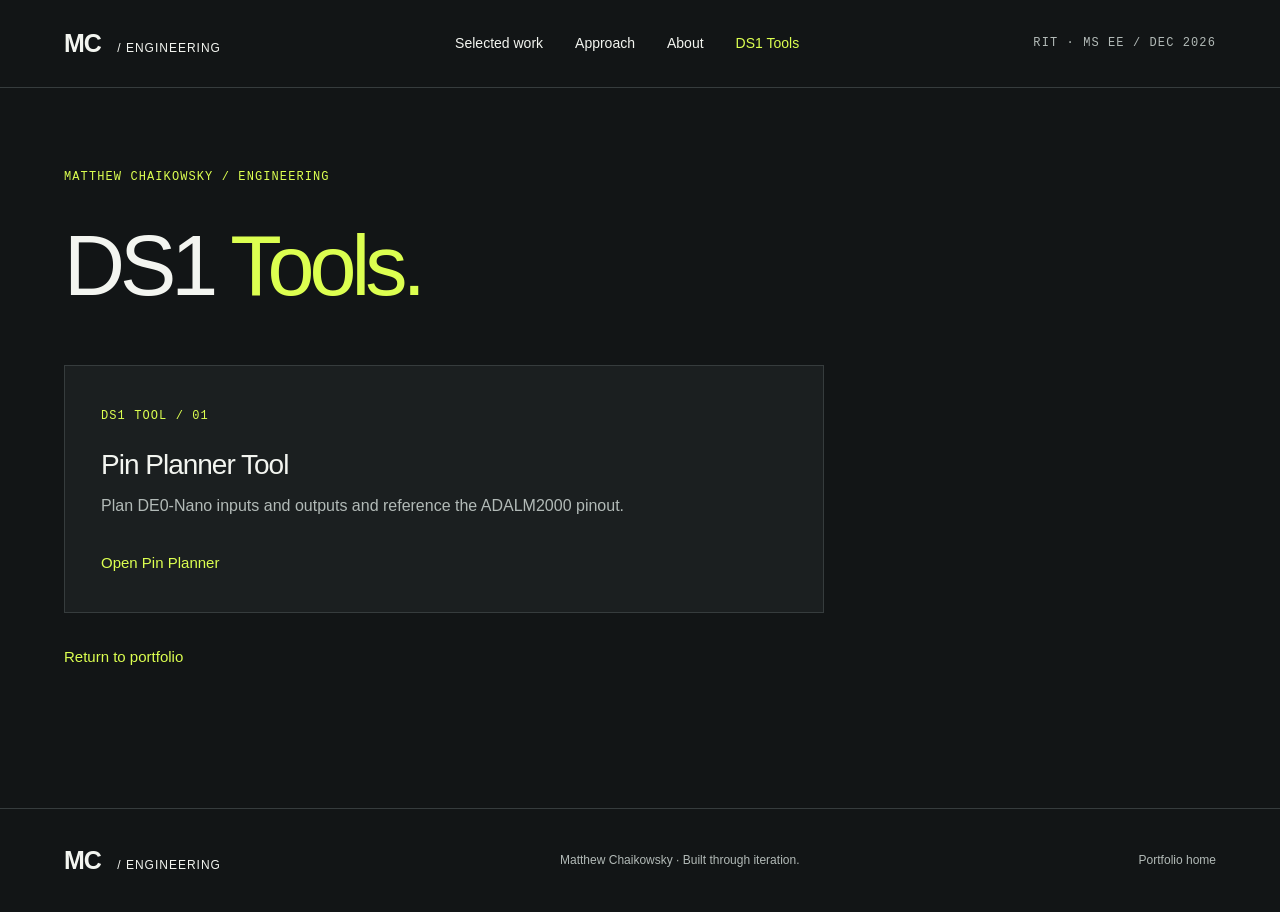
<file: matthew-portfolio-github/ds1-tools.html>
<!DOCTYPE html>
<html lang="en"><head><meta charset="UTF-8"><meta name="viewport" content="width=device-width, initial-scale=1"><title>DS1 Tools — Matthew Chaikowsky</title><meta name="description" content="DS1 Tools by Matthew Chaikowsky."><link rel="icon" type="image/svg+xml" href="data:image/svg+xml,%3Csvg xmlns='http://www.w3.org/2000/svg' viewBox='0 0 32 32'%3E%3Crect width='32' height='32' rx='6' fill='%23dcff50'/%3E%3Cpath d='M6 24V8l10 10L26 8v16' fill='none' stroke='%23131516' stroke-width='3'/%3E%3C/svg%3E"><link rel="stylesheet" href="style.css"></head>
<body><header><a class="brand" href="index.html" aria-label="Matthew Chaikowsky home">MC<span> / ENGINEERING</span></a><nav aria-label="Main navigation"><a href="index.html#work">Selected work</a><a href="index.html#approach">Approach</a><a href="index.html#about">About</a><a href="ds1-tools.html" aria-current="page">DS1 Tools</a></nav><span class="header-note">RIT · MS EE / DEC 2026</span></header>
<main><section class="ds1-page"><div class="eyebrow">MATTHEW CHAIKOWSKY / ENGINEERING</div><h1>DS1 <em>Tools.</em></h1><div class="ds1-empty"><span class="eyebrow">DS1 TOOL / 01</span><h2>Pin Planner Tool</h2><p>Plan DE0-Nano inputs and outputs and reference the ADALM2000 pinout.</p><a class="ds1-back" href="pin-planner.html">Open Pin Planner</a></div><a class="ds1-back" href="index.html">Return to portfolio</a></section></main><footer><a class="brand" href="index.html">MC<span> / ENGINEERING</span></a><p>Matthew Chaikowsky · Built through iteration.</p><a href="index.html">Portfolio home</a></footer></body></html>
</file>
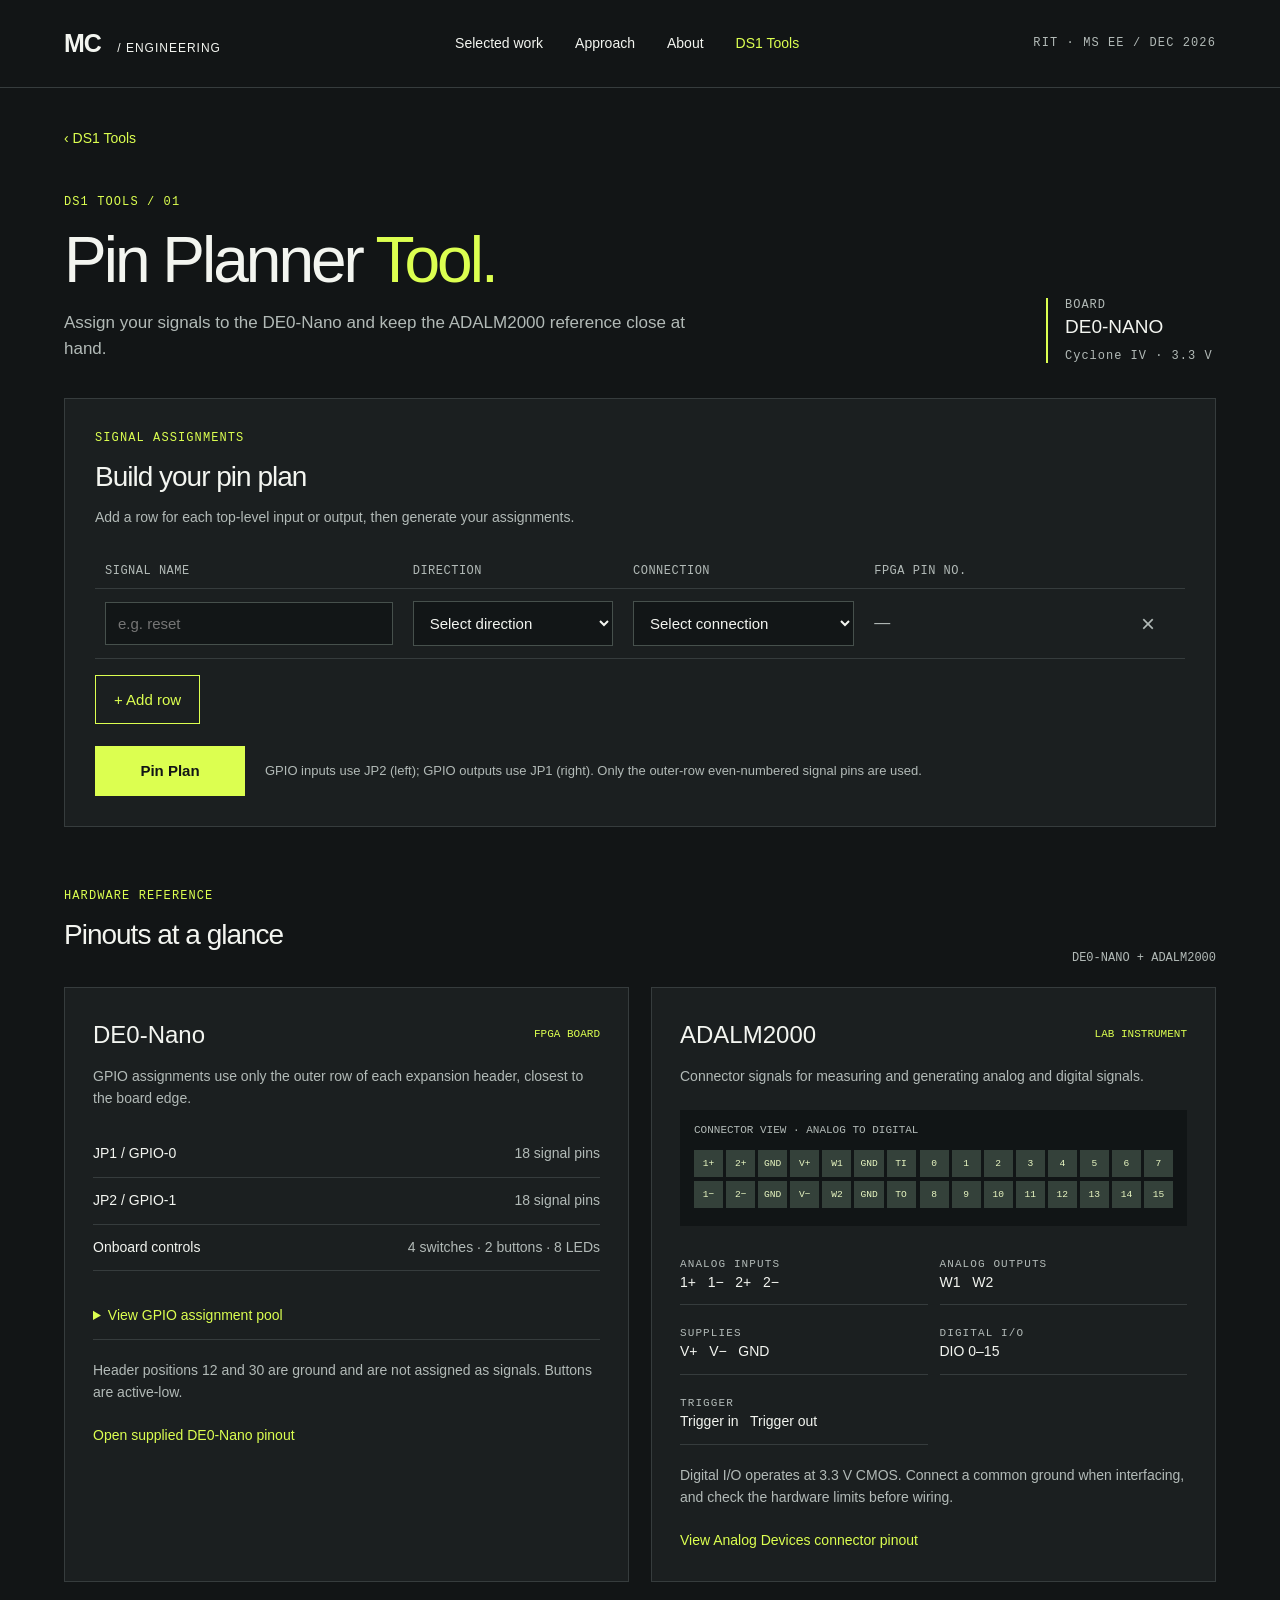
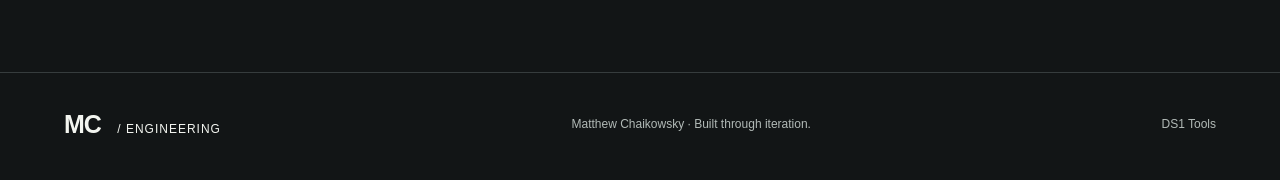
<file: matthew-portfolio-github/pin-planner.html>
<!DOCTYPE html><html lang="en"><head><meta charset="utf-8"><meta name="viewport" content="width=device-width,initial-scale=1"><title>Pin Planner Tool — DS1 Tools</title><link rel="stylesheet" href="style.css"><link rel="stylesheet" href="pin-planner.css"><link rel="icon" type="image/svg+xml" href="data:image/svg+xml,%3Csvg xmlns='http://www.w3.org/2000/svg' viewBox='0 0 32 32'%3E%3Crect width='32' height='32' rx='6' fill='%23dcff50'/%3E%3Cpath d='M6 24V8l10 10L26 8v16' fill='none' stroke='%23131516' stroke-width='3'/%3E%3C/svg%3E"></head><body><header><a class="brand" href="index.html">MC<span> / ENGINEERING</span></a><nav aria-label="Main navigation"><a href="index.html#work">Selected work</a><a href="index.html#approach">Approach</a><a href="index.html#about">About</a><a href="ds1-tools.html" aria-current="page">DS1 Tools</a></nav><span class="header-note">RIT · MS EE / DEC 2026</span></header><main class="planner-main"><a class="back" href="ds1-tools.html">‹ DS1 Tools</a><div class="title-row"><div><div class="eyebrow">DS1 TOOLS / 01</div><h1>Pin Planner <em>Tool.</em></h1><p class="lead">Assign your signals to the DE0-Nano and keep the ADALM2000 reference close at hand.</p></div><div class="board-tag"><span>BOARD</span>DE0-NANO<small>Cyclone IV · 3.3 V</small></div></div><section class="planner-card" aria-labelledby="table-title"><div class="card-heading"><div><div class="eyebrow">SIGNAL ASSIGNMENTS</div><h2 id="table-title">Build your pin plan</h2><p>Add a row for each top-level input or output, then generate your assignments.</p></div></div><div class="table-wrap"><table><thead><tr><th scope="col">Signal name</th><th scope="col">Direction</th><th scope="col">Connection</th><th scope="col">FPGA pin no.</th><th scope="col"><span class="sr-only">Remove row</span></th></tr></thead><tbody id="rows"></tbody></table></div><div class="add-row-wrap"><button class="add" id="add-row" type="button">+ Add row</button></div><div class="actions"><button class="plan" id="plan" type="button">Pin Plan</button><p>GPIO inputs use JP2 (left); GPIO outputs use JP1 (right). Only the outer-row even-numbered signal pins are used.</p></div><div id="status" role="status" aria-live="polite"></div></section><section id="board-plan" class="board-card" hidden aria-labelledby="board-title"><div class="board-head"><div><div class="eyebrow">GENERATED PIN PLAN</div><h2 id="board-title">Your DE0-Nano layout</h2><p>USB at the top. Inputs are labeled on the left and outputs on the right; lines point to assigned GPIO pins and individual onboard controls.</p></div><span>TOP VIEW / USB UP</span></div><div class="board-layout"><div class="board-graphic"><svg id="board-svg" viewBox="0 0 440 610" role="img" aria-label="DE0-Nano board pin plan, USB at the top"></svg></div><div class="board-legend"><h3>Assigned signals</h3><p>Signal name · FPGA pin · board location</p><div id="board-assignments"></div><button class="connect-adalm" id="connect-adalm" type="button">CONNECT TO ADALM</button><p class="connect-help">Generate an ADALM2000 wiring plan from your GPIO signals.</p></div></div><p class="diagram-note">Lines highlight the assigned GPIO pin, DIP switch, LED, or push button. Confirm physical positions against the supplied pinout before wiring.</p></section><section class="adalm-wiring" id="adalm-wiring" hidden aria-labelledby="wiring-title"><div class="eyebrow">ADALM2000 / CONNECTION PLAN</div><h2 id="wiring-title">Connect your signals</h2><p>GPIO signals are assigned DIO 0–15 in table order. Wire colors follow the supplied ADALM2000 pinout; channels 8–15 have a colored base and white stripe. You can adjust a color to match your cable.</p><p class="wiring-note">Connect ADALM2000 ground to DE0-Nano ground. Configure each ADALM DIO as an output for FPGA inputs, or as an input for FPGA outputs. Do not drive the same signal from two outputs.</p><div id="wiring-message" role="status"></div><div class="wiring-graphic"><svg id="wiring-svg" role="img" aria-label="Planned DE0-Nano to ADALM2000 wiring diagram"></svg></div><div class="wiring-table-wrap"><table><thead><tr><th>Signal name</th><th>DE0-Nano pin</th><th>ADALM pin</th><th>ADALM direction</th><th>Wire color</th></tr></thead><tbody id="wiring-rows"></tbody></table></div><p class="wiring-note">DIP switches, push buttons, and LEDs are onboard components and are not directly accessible on the two GPIO headers. They are not automatically wired to the ADALM2000.</p></section><div class="reference-head"><div><div class="eyebrow">HARDWARE REFERENCE</div><h2>Pinouts at a glance</h2></div><span>DE0-NANO + ADALM2000</span></div><div class="reference-grid"><section class="ref-card"><div class="ref-top"><h3>DE0-Nano</h3><span>FPGA BOARD</span></div><p>GPIO assignments use only the outer row of each expansion header, closest to the board edge.</p><div class="facts"><div><strong>JP1 / GPIO-0</strong><span>18 signal pins</span></div><div><strong>JP2 / GPIO-1</strong><span>18 signal pins</span></div><div><strong>Onboard controls</strong><span>4 switches · 2 buttons · 8 LEDs</span></div></div><details><summary>View GPIO assignment pool</summary><div id="gpio-reference"></div></details><p class="note">Header positions 12 and 30 are ground and are not assigned as signals. Buttons are active-low.</p><a class="ref-link" href="de0-nano-pinout.pdf" target="_blank" rel="noopener">Open supplied DE0-Nano pinout</a></section><section class="ref-card" id="adalm-reference" tabindex="-1"><div class="ref-top"><h3>ADALM2000</h3><span>LAB INSTRUMENT</span></div><p>Connector signals for measuring and generating analog and digital signals.</p><div class="pinout-view" aria-label="ADALM2000 connector pinout"><div class="pinout-title">CONNECTOR VIEW · ANALOG TO DIGITAL</div><div class="pinout-groups"><div class="pinout-group" aria-label="Analog and trigger"><div class="pinout-row"><span>1+</span><span>2+</span><span>GND</span><span>V+</span><span>W1</span><span>GND</span><span>TI</span></div><div class="pinout-row"><span>1−</span><span>2−</span><span>GND</span><span>V−</span><span>W2</span><span>GND</span><span>TO</span></div></div><div class="pinout-group" aria-label="Digital I/O"><div class="pinout-row"><span>0</span><span>1</span><span>2</span><span>3</span><span>4</span><span>5</span><span>6</span><span>7</span></div><div class="pinout-row"><span>8</span><span>9</span><span>10</span><span>11</span><span>12</span><span>13</span><span>14</span><span>15</span></div></div></div></div><div class="m2k-grid"><div><small>ANALOG INPUTS</small><strong>1+ &nbsp; 1− &nbsp; 2+ &nbsp; 2−</strong></div><div><small>ANALOG OUTPUTS</small><strong>W1 &nbsp; W2</strong></div><div><small>SUPPLIES</small><strong>V+ &nbsp; V− &nbsp; GND</strong></div><div><small>DIGITAL I/O</small><strong>DIO 0–15</strong></div><div><small>TRIGGER</small><strong>Trigger in &nbsp; Trigger out</strong></div></div><p class="note">Digital I/O operates at 3.3 V CMOS. Connect a common ground when interfacing, and check the hardware limits before wiring.</p><a class="ref-link" href="https://wiki.analog.com/university/tools/m2k/devs/intro#pinout" target="_blank" rel="noopener">View Analog Devices connector pinout</a></section></div></main><footer><a class="brand" href="index.html">MC<span> / ENGINEERING</span></a><p>Matthew Chaikowsky · Built through iteration.</p><a href="ds1-tools.html">DS1 Tools</a></footer><script src="pin-planner.js"></script></body></html>
</file>
<file: style.css>
:root{--bg:#121516;--panel:#1b1f20;--line:#363c3d;--text:#f3f5f0;--muted:#b2bab7;--accent:#dcff50}*{box-sizing:border-box}html{scroll-behavior:smooth;scroll-padding-top:80px}body{margin:0;background:var(--bg);color:var(--text);font-family:Arial,Helvetica,sans-serif;line-height:1.55}a{color:inherit;text-decoration:none}button{font:inherit}header{height:88px;max-width:1440px;margin:auto;padding:0 5%;display:flex;align-items:center;justify-content:space-between;border-bottom:1px solid var(--line)}.brand{font-size:25px;font-weight:800;letter-spacing:-1px}.brand span{font-size:12px;letter-spacing:1px;margin-left:12px;font-weight:400}nav{display:flex;gap:32px;font-size:14px}.header-note,.eyebrow,.section-heading>span,.discipline,.panel-top,small,dt{font-family:monospace;font-size:12px;letter-spacing:1.1px}.header-note{color:var(--muted)}main{max-width:1440px;margin:auto}.hero{padding:80px 5% 0}.eyebrow{color:var(--accent)}h1{font-size:clamp(48px,6.6vw,94px);font-weight:500;letter-spacing:-5px;line-height:1.07;margin:34px 0 42px}h1 em{font-style:normal;color:var(--accent)}.hero-bottom{display:flex;justify-content:space-between;gap:40px;align-items:center}.hero-bottom p{max-width:550px;font-size:19px;color:var(--muted);margin:0}.button{border:1px solid var(--accent);background:var(--accent);color:var(--bg);padding:16px 22px;font-size:16px;display:flex;gap:45px;align-items:center}.button span{font-family:monospace;font-size:12px}.discipline{display:flex;gap:45px;margin-top:58px;padding:24px 0;border-top:1px solid var(--line);color:var(--muted)}.work{padding:58px 5% 80px}.section-heading{display:flex;justify-content:space-between;align-items:center;gap:20px;margin-bottom:28px}.section-heading h2{font-size:30px;letter-spacing:-1px;font-weight:500;margin:0}.section-heading>span{color:var(--muted)}.project{border:1px solid var(--line);background:var(--panel)}.featured{display:grid;grid-template-columns:repeat(2,minmax(0,1fr))}.project-copy{padding:44px}.project h3{font-size:40px;line-height:1.12;font-weight:500;letter-spacing:-1.5px;margin:26px 0 20px}.project p{max-width:420px;color:var(--muted);font-size:16px}.tags{display:flex;flex-wrap:wrap;gap:8px;margin:26px 0}.tags span{border:1px solid #454b4b;color:#c4ccc7;padding:5px 9px;font-size:12px}.text-button{background:none;color:var(--text);width:100%;text-align:left;padding:18px 0 0;border:0;border-top:1px solid var(--line);cursor:pointer;font-size:16px;display:flex;justify-content:space-between}.text-button span{color:var(--accent);font-size:24px;line-height:1}.text-button:hover{color:var(--accent)}.system-panel{border-left:1px solid var(--line);padding:24px 30px;background:#171b1c}.panel-top{display:flex;justify-content:space-between;color:var(--muted);font-size:12px}.pipeline{max-width:330px;margin:28px auto 22px;text-align:center}.pipeline>div{padding:13px;border:1px solid var(--line)}.pipeline small{display:block;font-size:12px;color:var(--muted)}.pipeline strong{display:block;font-size:19px;font-weight:500}.pipeline span{font-size:12px;color:var(--muted)}.pipeline>b{font-size:18px;color:var(--muted);display:block;font-weight:400}.pipeline .accent-node{border-color:var(--accent)}.accent-node strong{color:var(--accent)}.metrics{display:grid;grid-template-columns:1fr 1fr;border-top:1px solid var(--line);padding-top:18px;gap:22px}.metrics strong{font-size:36px;font-weight:500;letter-spacing:-1px}.metrics strong span{font-size:16px;letter-spacing:0}.metrics small{display:block;font-size:12px;letter-spacing:0;color:var(--muted);max-width:180px}.project .panel-caption{font-size:12px;max-width:none;margin-bottom:0}.project-grid{display:grid;grid-template-columns:repeat(2,minmax(0,1fr));gap:24px;margin-top:24px}.compact{padding:34px 40px}.ratio{font-size:92px;color:var(--accent);letter-spacing:-6px;line-height:1.1;margin:28px 0}.ratio>span{font-size:56px;color:#909a95}.ratio small{display:block;font-size:12px;color:var(--muted);letter-spacing:1px;margin-top:12px}.compact h3{font-size:34px}.integration{background:#242b27}.sensor-list{margin:32px 0 25px;border-top:1px solid #48504b}.sensor-list>div{display:flex;justify-content:space-between;border-bottom:1px solid #48504b;padding:11px 0}.sensor-list span{font-family:monospace;font-size:12px;color:var(--accent)}.sensor-list strong{font-weight:400;font-size:16px}.approach{padding:65px 5%;border-top:1px solid var(--line);border-bottom:1px solid var(--line)}.steps{display:grid;grid-template-columns:repeat(3,1fr);gap:48px;margin-top:45px}.steps>div>span{color:var(--accent);font-family:monospace;font-size:14px}.steps h3{font-size:21px;font-weight:500;margin:16px 0}.steps p{font-size:16px;color:var(--muted)}.about{display:grid;grid-template-columns:1fr 1fr;gap:60px;padding:85px 5%}.about h2{font-size:44px;font-weight:500;letter-spacing:-2px;line-height:1.12;margin-top:24px}.about p{font-size:17px;color:var(--muted);margin-top:0;margin-bottom:22px}dl{margin-top:32px}dl>div{display:grid;grid-template-columns:95px 1fr;padding:17px 0;border-top:1px solid var(--line)}dt{color:var(--muted)}dd{margin:0;font-size:14px}footer{border-top:1px solid var(--line);display:flex;justify-content:space-between;align-items:center;gap:20px;padding:30px 5%;max-width:1440px;margin:auto}footer p,footer>a:last-child{font-size:12px;color:var(--muted)}dialog{background:var(--panel);color:var(--text);border:1px solid var(--line);width:min(720px,calc(100% - 32px));padding:44px;max-height:85vh}dialog::backdrop{background:#000b;backdrop-filter:blur(6px)}dialog h2{font-size:34px;line-height:1.15;margin:22px 0}dialog h3{font-size:18px;color:var(--accent);margin:26px 0 8px}dialog p,dialog li{color:var(--muted);font-size:16px}#close-dialog{position:absolute;right:14px;top:8px;background:none;color:var(--text);border:0;font-size:30px;cursor:pointer}a:focus-visible,button:focus-visible{outline:2px solid var(--accent);outline-offset:6px}@media(max-width:800px){.header-note{display:none}header{height:75px}nav{gap:18px}.brand span{display:none}.hero{padding-top:54px}h1{letter-spacing:-2.5px}.hero-bottom{align-items:flex-start;flex-direction:column;gap:25px}.hero-bottom p{font-size:17px}.discipline{gap:18px;flex-wrap:wrap;font-size:12px}.featured,.project-grid,.about{grid-template-columns:1fr}.system-panel{border-left:0;border-top:1px solid var(--line)}.project-copy,.compact{padding:30px}.section-heading>span{font-size:12px}.steps{grid-template-columns:1fr;gap:20px;margin-top:30px}.about{gap:20px;padding-top:55px;padding-bottom:55px}.about h2{font-size:38px}.section-heading h2{font-size:26px}footer{flex-wrap:wrap}footer p{order:3;width:100%;margin:0}dialog{padding:30px 24px}.work{padding-top:35px;padding-bottom:55px}}@media(prefers-reduced-motion:reduce){html{scroll-behavior:auto}}
.ds1-page{padding:80px 5% 120px;min-height:calc(100vh - 180px)}.ds1-page h1{margin-bottom:54px}.ds1-empty{border:1px solid var(--line);background:var(--panel);padding:36px;max-width:760px}.ds1-empty h2{font-size:28px;font-weight:500;letter-spacing:-1px;margin:16px 0 8px}.ds1-empty p{color:var(--muted);margin:0}.ds1-back{display:inline-block;margin-top:32px;color:var(--accent);font-size:15px}nav a[aria-current="page"]{color:var(--accent)}@media(max-width:600px){header{height:auto;min-height:75px;flex-wrap:wrap;gap:12px;padding-top:16px;padding-bottom:16px}nav{gap:15px;flex-wrap:wrap;font-size:13px}.ds1-page{padding-top:55px;padding-bottom:80px}}
 .uav-photo-preview{display:block;width:100%;margin:20px 0 0;padding:0;border:0;background:#fff;cursor:pointer;overflow:hidden}.uav-photo-preview img{display:block;width:100%;height:180px;object-fit:contain;object-position:center}.dialog-photos{display:grid;grid-template-columns:repeat(2,minmax(0,1fr));gap:10px;margin:18px 0 24px}.dialog-photos a{display:block;background:#fff;overflow:hidden}.dialog-photos img{display:block;width:100%;height:auto;aspect-ratio:4/3;object-fit:cover;object-position:center}@media(max-width:500px){.uav-photo-preview img{height:155px}.dialog-photos{gap:8px}}

.dialog-photos-single{grid-template-columns:1fr}.dialog-photos-single img{aspect-ratio:auto;object-fit:contain}

.robot-photos img{object-fit:contain;background:#fff}

.ds1-video{width:100%;max-width:640px;aspect-ratio:16/9;margin:24px 0 12px;background:#131516;overflow:hidden}.ds1-video iframe{display:block;width:100%;height:100%;border:0}.ds1-video-link{font-size:14px}

.ds1-page .ds1-empty + .ds1-empty{margin-top:24px}

.project-copy,.system-panel,.project-grid>.project{min-width:0}.uav-photo-preview{max-width:100%;min-width:0}.uav-photo-preview img{max-width:100%}

.pcb-project{grid-column:1/-1}.pcb-project-heading{display:flex;align-items:center;justify-content:space-between;gap:24px}.pcb-project p{max-width:720px}.project-status{color:var(--accent);border:1px solid var(--line);padding:6px 10px;font:11px monospace;letter-spacing:1px;white-space:nowrap}.pcb-overview{display:grid;grid-template-columns:repeat(3,minmax(0,1fr));gap:12px;margin:26px 0}.pcb-overview>div{padding:18px;border:1px solid var(--line);min-width:0}.pcb-overview small{color:var(--accent);font-size:11px}.pcb-overview strong,.pcb-overview span{display:block}.pcb-overview strong{font-size:22px;font-weight:500;margin:6px 0}.pcb-overview span{font-size:13px;color:var(--muted)}@media(max-width:600px){.pcb-project-heading{align-items:flex-start;flex-direction:column;gap:0}.pcb-overview{grid-template-columns:1fr}.pcb-overview>div{padding:14px}.pcb-project-heading h3{margin-bottom:16px}}

.pcb-photo-preview{max-width:460px;background:#080808}.pcb-photos img{object-fit:contain}.pcb-photos a:first-child{background:#080808}

.pcb-schematic-gallery{display:grid;grid-template-columns:repeat(2,minmax(0,1fr));gap:16px;margin:16px 0 0}.pcb-schematic-gallery figure{margin:0;min-width:0}.pcb-schematic-gallery a{display:block;background:#fff}.pcb-schematic-gallery img{display:block;width:100%;height:auto}.pcb-schematic-gallery figcaption{color:var(--muted);font-size:13px;margin-top:8px}@media(max-width:500px){.pcb-schematic-gallery{grid-template-columns:1fr}}

.pcb-project .pcb-photo-preview{max-width:100%}.pcb-project .project-status{display:inline-block;margin-bottom:6px}

.robozord-project{grid-column:1/-1}.robozord-project p{max-width:720px}.robozord-preview{max-width:460px;background:#171b1c}.robozord-photos img{object-fit:contain;background:#171b1c}

.project-grid>.pcb-project,.project-grid>.robozord-project{grid-column:auto;display:flex;flex-direction:column}.project-grid>.pcb-project .uav-photo-preview,.project-grid>.robozord-project .uav-photo-preview{max-width:100%;margin-top:20px}.project-grid>.pcb-project .text-button,.project-grid>.robozord-project .text-button{margin-top:auto}.project-grid>.pcb-project .project-status{align-self:flex-start}

.hero-profile{display:grid;grid-template-columns:minmax(0,1.6fr) minmax(0,1fr);gap:60px;align-items:start;scroll-margin-top:32px}.hero-profile p{max-width:700px;font-size:18px;color:var(--muted);margin:0 0 16px}.hero-profile dl{margin:0}.hero-profile dl>div{grid-template-columns:85px 1fr}.hero-profile dd{font-size:15px}.hero .discipline{margin-top:34px}@media(max-width:800px){.hero-profile{grid-template-columns:1fr;gap:18px}.hero-profile p{font-size:17px}}

.resume-page{padding:65px 5% 80px}.resume-page h1{margin-bottom:28px}.resume-actions{display:flex;align-items:center;gap:24px;flex-wrap:wrap;margin-bottom:32px}.resume-download{display:inline-block;background:var(--accent);color:var(--bg);padding:13px 20px;font-size:15px}.resume-actions .ds1-back{margin-top:0}.resume-pages{max-width:900px;margin:auto;display:grid;gap:24px}.resume-pages img{display:block;width:100%;height:auto;background:white;border:1px solid var(--line)}
</file>
<file: matthew-portfolio-github/style.css>
:root{--bg:#121516;--panel:#1b1f20;--line:#363c3d;--text:#f3f5f0;--muted:#b2bab7;--accent:#dcff50}*{box-sizing:border-box}html{scroll-behavior:smooth;scroll-padding-top:80px}body{margin:0;background:var(--bg);color:var(--text);font-family:Arial,Helvetica,sans-serif;line-height:1.55}a{color:inherit;text-decoration:none}button{font:inherit}header{height:88px;max-width:1440px;margin:auto;padding:0 5%;display:flex;align-items:center;justify-content:space-between;border-bottom:1px solid var(--line)}.brand{font-size:25px;font-weight:800;letter-spacing:-1px}.brand span{font-size:12px;letter-spacing:1px;margin-left:12px;font-weight:400}nav{display:flex;gap:32px;font-size:14px}.header-note,.eyebrow,.section-heading>span,.discipline,.panel-top,small,dt{font-family:monospace;font-size:12px;letter-spacing:1.1px}.header-note{color:var(--muted)}main{max-width:1440px;margin:auto}.hero{padding:80px 5% 0}.eyebrow{color:var(--accent)}h1{font-size:clamp(48px,6.6vw,94px);font-weight:500;letter-spacing:-5px;line-height:1.07;margin:34px 0 42px}h1 em{font-style:normal;color:var(--accent)}.hero-bottom{display:flex;justify-content:space-between;gap:40px;align-items:center}.hero-bottom p{max-width:550px;font-size:19px;color:var(--muted);margin:0}.button{border:1px solid var(--accent);background:var(--accent);color:var(--bg);padding:16px 22px;font-size:16px;display:flex;gap:45px;align-items:center}.button span{font-family:monospace;font-size:12px}.discipline{display:flex;gap:45px;margin-top:58px;padding:24px 0;border-top:1px solid var(--line);color:var(--muted)}.work{padding:58px 5% 80px}.section-heading{display:flex;justify-content:space-between;align-items:center;gap:20px;margin-bottom:28px}.section-heading h2{font-size:30px;letter-spacing:-1px;font-weight:500;margin:0}.section-heading>span{color:var(--muted)}.project{border:1px solid var(--line);background:var(--panel)}.featured{display:grid;grid-template-columns:1fr 1fr}.project-copy{padding:44px}.project h3{font-size:40px;line-height:1.12;font-weight:500;letter-spacing:-1.5px;margin:26px 0 20px}.project p{max-width:420px;color:var(--muted);font-size:16px}.tags{display:flex;flex-wrap:wrap;gap:8px;margin:26px 0}.tags span{border:1px solid #454b4b;color:#c4ccc7;padding:5px 9px;font-size:12px}.text-button{background:none;color:var(--text);width:100%;text-align:left;padding:18px 0 0;border:0;border-top:1px solid var(--line);cursor:pointer;font-size:16px;display:flex;justify-content:space-between}.text-button span{color:var(--accent);font-size:24px;line-height:1}.text-button:hover{color:var(--accent)}.system-panel{border-left:1px solid var(--line);padding:24px 30px;background:#171b1c}.panel-top{display:flex;justify-content:space-between;color:var(--muted);font-size:12px}.pipeline{max-width:330px;margin:28px auto 22px;text-align:center}.pipeline>div{padding:13px;border:1px solid var(--line)}.pipeline small{display:block;font-size:12px;color:var(--muted)}.pipeline strong{display:block;font-size:19px;font-weight:500}.pipeline span{font-size:12px;color:var(--muted)}.pipeline>b{font-size:18px;color:var(--muted);display:block;font-weight:400}.pipeline .accent-node{border-color:var(--accent)}.accent-node strong{color:var(--accent)}.metrics{display:grid;grid-template-columns:1fr 1fr;border-top:1px solid var(--line);padding-top:18px;gap:22px}.metrics strong{font-size:36px;font-weight:500;letter-spacing:-1px}.metrics strong span{font-size:16px;letter-spacing:0}.metrics small{display:block;font-size:12px;letter-spacing:0;color:var(--muted);max-width:180px}.project .panel-caption{font-size:12px;max-width:none;margin-bottom:0}.project-grid{display:grid;grid-template-columns:1fr 1fr;gap:24px;margin-top:24px}.compact{padding:34px 40px}.ratio{font-size:92px;color:var(--accent);letter-spacing:-6px;line-height:1.1;margin:28px 0}.ratio>span{font-size:56px;color:#909a95}.ratio small{display:block;font-size:12px;color:var(--muted);letter-spacing:1px;margin-top:12px}.compact h3{font-size:34px}.integration{background:#242b27}.sensor-list{margin:32px 0 25px;border-top:1px solid #48504b}.sensor-list>div{display:flex;justify-content:space-between;border-bottom:1px solid #48504b;padding:11px 0}.sensor-list span{font-family:monospace;font-size:12px;color:var(--accent)}.sensor-list strong{font-weight:400;font-size:16px}.approach{padding:65px 5%;border-top:1px solid var(--line);border-bottom:1px solid var(--line)}.steps{display:grid;grid-template-columns:repeat(3,1fr);gap:48px;margin-top:45px}.steps>div>span{color:var(--accent);font-family:monospace;font-size:14px}.steps h3{font-size:21px;font-weight:500;margin:16px 0}.steps p{font-size:16px;color:var(--muted)}.about{display:grid;grid-template-columns:1fr 1fr;gap:60px;padding:85px 5%}.about h2{font-size:44px;font-weight:500;letter-spacing:-2px;line-height:1.12;margin-top:24px}.about p{font-size:17px;color:var(--muted);margin-top:0;margin-bottom:22px}dl{margin-top:32px}dl>div{display:grid;grid-template-columns:95px 1fr;padding:17px 0;border-top:1px solid var(--line)}dt{color:var(--muted)}dd{margin:0;font-size:14px}footer{border-top:1px solid var(--line);display:flex;justify-content:space-between;align-items:center;gap:20px;padding:30px 5%;max-width:1440px;margin:auto}footer p,footer>a:last-child{font-size:12px;color:var(--muted)}dialog{background:var(--panel);color:var(--text);border:1px solid var(--line);width:min(720px,calc(100% - 32px));padding:44px;max-height:85vh}dialog::backdrop{background:#000b;backdrop-filter:blur(6px)}dialog h2{font-size:34px;line-height:1.15;margin:22px 0}dialog h3{font-size:18px;color:var(--accent);margin:26px 0 8px}dialog p,dialog li{color:var(--muted);font-size:16px}#close-dialog{position:absolute;right:14px;top:8px;background:none;color:var(--text);border:0;font-size:30px;cursor:pointer}a:focus-visible,button:focus-visible{outline:2px solid var(--accent);outline-offset:6px}@media(max-width:800px){.header-note{display:none}header{height:75px}nav{gap:18px}.brand span{display:none}.hero{padding-top:54px}h1{letter-spacing:-2.5px}.hero-bottom{align-items:flex-start;flex-direction:column;gap:25px}.hero-bottom p{font-size:17px}.discipline{gap:18px;flex-wrap:wrap;font-size:12px}.featured,.project-grid,.about{grid-template-columns:1fr}.system-panel{border-left:0;border-top:1px solid var(--line)}.project-copy,.compact{padding:30px}.section-heading>span{font-size:12px}.steps{grid-template-columns:1fr;gap:20px;margin-top:30px}.about{gap:20px;padding-top:55px;padding-bottom:55px}.about h2{font-size:38px}.section-heading h2{font-size:26px}footer{flex-wrap:wrap}footer p{order:3;width:100%;margin:0}dialog{padding:30px 24px}.work{padding-top:35px;padding-bottom:55px}}@media(prefers-reduced-motion:reduce){html{scroll-behavior:auto}}
.ds1-page{padding:80px 5% 120px;min-height:calc(100vh - 180px)}.ds1-page h1{margin-bottom:54px}.ds1-empty{border:1px solid var(--line);background:var(--panel);padding:36px;max-width:760px}.ds1-empty h2{font-size:28px;font-weight:500;letter-spacing:-1px;margin:16px 0 8px}.ds1-empty p{color:var(--muted);margin:0}.ds1-back{display:inline-block;margin-top:32px;color:var(--accent);font-size:15px}nav a[aria-current="page"]{color:var(--accent)}@media(max-width:600px){header{height:auto;min-height:75px;flex-wrap:wrap;gap:12px;padding-top:16px;padding-bottom:16px}nav{gap:15px;flex-wrap:wrap;font-size:13px}.ds1-page{padding-top:55px;padding-bottom:80px}}
</file>
<file: pin-planner.css>
.planner-main{padding:38px 5% 90px}.back,.ref-link{font-size:14px;color:var(--accent)}.title-row{display:flex;justify-content:space-between;gap:25px;align-items:end;margin:42px 0 35px}.title-row h1{font-size:clamp(44px,5vw,72px);letter-spacing:-3px;margin:15px 0}.lead{font-size:17px;color:var(--muted);margin:0;max-width:650px}.board-tag{border-left:2px solid var(--accent);padding-left:17px;font-size:19px;min-width:170px}.board-tag span,.board-tag small{display:block;color:var(--muted);font:12px monospace;letter-spacing:1px}.board-tag small{margin-top:7px}.planner-card,.ref-card{border:1px solid var(--line);background:var(--panel)}.planner-card{padding:30px}.card-heading{display:flex;justify-content:space-between;align-items:center;gap:20px;margin-bottom:26px}.card-heading h2,.reference-head h2{font-size:28px;font-weight:500;letter-spacing:-1px;margin:8px 0}.card-heading p,.ref-card p{color:var(--muted);font-size:14px;margin:0}.add,.plan{padding:12px 18px;font-size:15px;cursor:pointer;border:1px solid var(--accent);white-space:nowrap}.add{background:transparent;color:var(--accent)}.plan{background:var(--accent);color:var(--bg);font-weight:600;min-width:150px}.table-wrap{overflow-x:auto}table{width:100%;border-collapse:collapse;text-align:left}th{color:var(--muted);font:12px monospace;letter-spacing:.5px;text-transform:uppercase;border-bottom:1px solid var(--line);padding:10px}td{padding:12px 10px;border-bottom:1px solid var(--line)}input,select{width:100%;min-width:145px;background:#121617;color:var(--text);border:1px solid #46504c;padding:12px;font:15px Arial}input:focus,select:focus{outline:2px solid var(--accent);outline-offset:1px}.signal{min-width:170px}.result{min-width:180px;color:var(--muted)}.result strong{display:block;color:var(--accent);font:600 16px monospace}.result small{display:block;font:12px monospace;letter-spacing:0;color:var(--muted);margin-top:5px}.remove{background:none;color:var(--muted);border:0;font-size:24px;cursor:pointer}.actions{display:flex;align-items:center;gap:20px;margin-top:22px}.actions p,.note{color:var(--muted);font-size:13px}.error,.success{margin-top:18px;padding:12px;font-size:14px}.error{background:#492a25;color:#ffd8c9}.success{background:#283724;color:#dfff97}.reference-head{display:flex;justify-content:space-between;align-items:end;margin:60px 0 22px}.reference-head>span{font:12px monospace;color:var(--muted)}.reference-grid{display:grid;grid-template-columns:1fr 1fr;gap:22px}.ref-card{padding:28px;min-width:0}.ref-top{display:flex;justify-content:space-between;align-items:center;margin-bottom:13px}.ref-top h3{font-size:24px;font-weight:500;margin:0}.ref-top>span{font:11px monospace;color:var(--accent)}.facts{margin:22px 0}.facts div{display:flex;justify-content:space-between;gap:12px;padding:12px 0;border-bottom:1px solid var(--line);font-size:14px}.facts strong{font-weight:500}.facts span{color:var(--muted);text-align:right}details{border-bottom:1px solid var(--line);padding:12px 0;color:var(--accent);font-size:14px}summary{cursor:pointer}#gpio-reference{columns:2;font:12px monospace;color:var(--muted);margin-top:15px}#gpio-reference div{padding:4px 0;break-inside:avoid}.ref-card .note{margin:20px 0}.pinout-scroll{overflow:auto;background:#111516;margin-top:22px;padding:14px}.pinout-title{font:11px monospace;color:var(--muted);margin-bottom:10px}.pinout-row{display:flex;min-width:570px;gap:4px;margin:4px 0}.pinout-row span{flex:1;background:#34413a;color:#e8f6c1;font:12px monospace;text-align:center;padding:8px 2px}.m2k-grid{display:grid;grid-template-columns:1fr 1fr;gap:12px;margin-top:22px}.m2k-grid div{border-bottom:1px solid var(--line);padding:10px 0}.m2k-grid small{display:block;color:var(--muted);font:11px monospace}.m2k-grid strong{font-size:14px;font-weight:500}.sr-only{position:absolute;width:1px;height:1px;overflow:hidden;clip:rect(0,0,0,0)}@media(max-width:800px){.reference-grid{grid-template-columns:1fr}.title-row{align-items:start}.board-tag{display:none}.card-heading{align-items:start;flex-direction:column}.planner-card{padding:20px}.actions{align-items:start;flex-direction:column;gap:5px}.reference-head>span{display:none}.planner-main{padding-left:4%;padding-right:4%}}
.add-row-wrap{padding-top:16px}.board-card{margin-top:26px;padding:30px;border:1px solid var(--line);background:var(--panel)}.board-card[hidden]{display:none}.board-head{display:flex;justify-content:space-between;gap:20px}.board-head h2{font-size:28px;font-weight:500;letter-spacing:-1px;margin:8px 0}.board-head p,.board-legend p,.diagram-note{font-size:14px;color:var(--muted);margin:0}.board-head>span{font:12px monospace;color:var(--muted)}.board-layout{display:grid;grid-template-columns:minmax(270px,440px) minmax(220px,1fr);gap:36px;margin:28px 0}.board-graphic{background:#101718;border:1px solid var(--line);padding:14px;display:flex;align-items:center;justify-content:center}.board-graphic svg{display:block;max-width:100%;max-height:610px;image-rendering:pixelated}.board-legend h3{font-size:20px;font-weight:500;margin:0 0 4px}.board-legend p{margin-bottom:15px}.assigned-item{border-bottom:1px solid var(--line);padding:12px 0;display:grid;grid-template-columns:1fr auto;gap:3px 12px}.assigned-item strong{overflow-wrap:anywhere;font-size:15px;font-weight:500}.assigned-item span{color:var(--accent);font:14px monospace}.assigned-item small{grid-column:1/-1;color:var(--muted);font:12px monospace;letter-spacing:0}.diagram-note{margin-top:20px}@media(max-width:800px){.board-card{padding:20px}.board-layout{grid-template-columns:1fr}.board-head>span{display:none}.board-graphic svg{max-height:520px}}
.board-layout{display:flex;flex-direction:column;gap:24px}.board-graphic{overflow-x:auto;justify-content:flex-start}.board-graphic svg{max-width:none;max-height:none;width:1260px;min-width:1260px;height:auto}.board-legend{max-width:750px}.board-graphic:after{content:'';flex:0 0 14px}
.connect-adalm{display:inline-block;margin-top:25px;padding:12px 18px;border:1px solid var(--accent);color:var(--bg);background:var(--accent);font-size:14px;font-weight:600}.board-legend .connect-help{margin:9px 0 0;font-size:13px;color:var(--muted)}#adalm-reference{scroll-margin-top:25px}.pinout-view{background:#111516;margin-top:22px;padding:14px}.pinout-groups{display:grid;grid-template-columns:7fr 8fr;gap:4px}.pinout-group{min-width:0}.pinout-view .pinout-row{display:grid;grid-template-columns:repeat(7,minmax(0,1fr));min-width:0;gap:3px;margin:4px 0}.pinout-group:nth-child(2) .pinout-row{grid-template-columns:repeat(8,minmax(0,1fr))}.pinout-view .pinout-row span{min-width:0;font-size:clamp(9px,.75vw,12px);padding:8px 0}@media(max-width:700px){.pinout-groups{grid-template-columns:1fr;gap:10px}.pinout-view .pinout-row span{font-size:12px}}
.connect-adalm{cursor:pointer;font-family:inherit}.adalm-wiring{margin-top:26px;padding:30px;border:1px solid var(--line);background:var(--panel);scroll-margin-top:20px}.adalm-wiring[hidden]{display:none}.adalm-wiring h2{font-size:28px;font-weight:500;margin:8px 0}.adalm-wiring>p{font-size:15px;color:var(--muted);max-width:1000px}.adalm-wiring .wiring-note{padding:12px 15px;background:#26312c;border-left:2px solid var(--accent);line-height:1.5}.wiring-graphic{overflow-x:auto;background:#101718;border:1px solid var(--line);padding:14px;margin:22px 0}.wiring-graphic svg{display:block;min-width:900px;width:100%;height:auto}.wiring-table-wrap{overflow-x:auto}#wiring-message:not(:empty){padding:12px 15px;background:#493627;color:#ffe4c9;font-size:14px}.wire-color{white-space:nowrap}.wire-color input{width:40px;min-width:40px;height:34px;padding:2px;vertical-align:middle;margin-right:8px}.wire-color span{font:12px monospace;color:var(--muted)}@media(max-width:800px){.adalm-wiring{padding:20px}}
/* Scale the diagrams to the available page width without horizontal scrolling. */
.board-graphic,.wiring-graphic{overflow:visible;display:flex;justify-content:center;align-items:center}.board-graphic:after{display:none}.board-graphic svg,.wiring-graphic svg{display:block;flex:none;width:100%;max-width:100%;min-width:0;height:auto}
.demo-controls{display:flex;gap:10px;flex-wrap:wrap}.demo-controls [hidden],.demo-note[hidden]{display:none}.demo-note{background:#283628;border-left:3px solid var(--accent);padding:16px 18px;margin:0 0 20px;color:#f4f6ed}.demo-note strong{color:var(--accent);font-size:15px}.demo-note p{color:#d4dbd2;font-size:15px;margin:6px 0 0;max-width:950px}
.custom-pin{margin-bottom:8px}.custom-pin[hidden],.custom-help[hidden]{display:none}.custom-help{color:var(--muted);font-size:14px;margin:15px 0 0}
</file>
<file: matthew-portfolio-github/pin-planner.css>
.planner-main{padding:38px 5% 90px}.back,.ref-link{font-size:14px;color:var(--accent)}.title-row{display:flex;justify-content:space-between;gap:25px;align-items:end;margin:42px 0 35px}.title-row h1{font-size:clamp(44px,5vw,72px);letter-spacing:-3px;margin:15px 0}.lead{font-size:17px;color:var(--muted);margin:0;max-width:650px}.board-tag{border-left:2px solid var(--accent);padding-left:17px;font-size:19px;min-width:170px}.board-tag span,.board-tag small{display:block;color:var(--muted);font:12px monospace;letter-spacing:1px}.board-tag small{margin-top:7px}.planner-card,.ref-card{border:1px solid var(--line);background:var(--panel)}.planner-card{padding:30px}.card-heading{display:flex;justify-content:space-between;align-items:center;gap:20px;margin-bottom:26px}.card-heading h2,.reference-head h2{font-size:28px;font-weight:500;letter-spacing:-1px;margin:8px 0}.card-heading p,.ref-card p{color:var(--muted);font-size:14px;margin:0}.add,.plan{padding:12px 18px;font-size:15px;cursor:pointer;border:1px solid var(--accent);white-space:nowrap}.add{background:transparent;color:var(--accent)}.plan{background:var(--accent);color:var(--bg);font-weight:600;min-width:150px}.table-wrap{overflow-x:auto}table{width:100%;border-collapse:collapse;text-align:left}th{color:var(--muted);font:12px monospace;letter-spacing:.5px;text-transform:uppercase;border-bottom:1px solid var(--line);padding:10px}td{padding:12px 10px;border-bottom:1px solid var(--line)}input,select{width:100%;min-width:145px;background:#121617;color:var(--text);border:1px solid #46504c;padding:12px;font:15px Arial}input:focus,select:focus{outline:2px solid var(--accent);outline-offset:1px}.signal{min-width:170px}.result{min-width:180px;color:var(--muted)}.result strong{display:block;color:var(--accent);font:600 16px monospace}.result small{display:block;font:12px monospace;letter-spacing:0;color:var(--muted);margin-top:5px}.remove{background:none;color:var(--muted);border:0;font-size:24px;cursor:pointer}.actions{display:flex;align-items:center;gap:20px;margin-top:22px}.actions p,.note{color:var(--muted);font-size:13px}.error,.success{margin-top:18px;padding:12px;font-size:14px}.error{background:#492a25;color:#ffd8c9}.success{background:#283724;color:#dfff97}.reference-head{display:flex;justify-content:space-between;align-items:end;margin:60px 0 22px}.reference-head>span{font:12px monospace;color:var(--muted)}.reference-grid{display:grid;grid-template-columns:1fr 1fr;gap:22px}.ref-card{padding:28px;min-width:0}.ref-top{display:flex;justify-content:space-between;align-items:center;margin-bottom:13px}.ref-top h3{font-size:24px;font-weight:500;margin:0}.ref-top>span{font:11px monospace;color:var(--accent)}.facts{margin:22px 0}.facts div{display:flex;justify-content:space-between;gap:12px;padding:12px 0;border-bottom:1px solid var(--line);font-size:14px}.facts strong{font-weight:500}.facts span{color:var(--muted);text-align:right}details{border-bottom:1px solid var(--line);padding:12px 0;color:var(--accent);font-size:14px}summary{cursor:pointer}#gpio-reference{columns:2;font:12px monospace;color:var(--muted);margin-top:15px}#gpio-reference div{padding:4px 0;break-inside:avoid}.ref-card .note{margin:20px 0}.pinout-scroll{overflow:auto;background:#111516;margin-top:22px;padding:14px}.pinout-title{font:11px monospace;color:var(--muted);margin-bottom:10px}.pinout-row{display:flex;min-width:570px;gap:4px;margin:4px 0}.pinout-row span{flex:1;background:#34413a;color:#e8f6c1;font:12px monospace;text-align:center;padding:8px 2px}.m2k-grid{display:grid;grid-template-columns:1fr 1fr;gap:12px;margin-top:22px}.m2k-grid div{border-bottom:1px solid var(--line);padding:10px 0}.m2k-grid small{display:block;color:var(--muted);font:11px monospace}.m2k-grid strong{font-size:14px;font-weight:500}.sr-only{position:absolute;width:1px;height:1px;overflow:hidden;clip:rect(0,0,0,0)}@media(max-width:800px){.reference-grid{grid-template-columns:1fr}.title-row{align-items:start}.board-tag{display:none}.card-heading{align-items:start;flex-direction:column}.planner-card{padding:20px}.actions{align-items:start;flex-direction:column;gap:5px}.reference-head>span{display:none}.planner-main{padding-left:4%;padding-right:4%}}
.add-row-wrap{padding-top:16px}.board-card{margin-top:26px;padding:30px;border:1px solid var(--line);background:var(--panel)}.board-card[hidden]{display:none}.board-head{display:flex;justify-content:space-between;gap:20px}.board-head h2{font-size:28px;font-weight:500;letter-spacing:-1px;margin:8px 0}.board-head p,.board-legend p,.diagram-note{font-size:14px;color:var(--muted);margin:0}.board-head>span{font:12px monospace;color:var(--muted)}.board-layout{display:grid;grid-template-columns:minmax(270px,440px) minmax(220px,1fr);gap:36px;margin:28px 0}.board-graphic{background:#101718;border:1px solid var(--line);padding:14px;display:flex;align-items:center;justify-content:center}.board-graphic svg{display:block;max-width:100%;max-height:610px;image-rendering:pixelated}.board-legend h3{font-size:20px;font-weight:500;margin:0 0 4px}.board-legend p{margin-bottom:15px}.assigned-item{border-bottom:1px solid var(--line);padding:12px 0;display:grid;grid-template-columns:1fr auto;gap:3px 12px}.assigned-item strong{overflow-wrap:anywhere;font-size:15px;font-weight:500}.assigned-item span{color:var(--accent);font:14px monospace}.assigned-item small{grid-column:1/-1;color:var(--muted);font:12px monospace;letter-spacing:0}.diagram-note{margin-top:20px}@media(max-width:800px){.board-card{padding:20px}.board-layout{grid-template-columns:1fr}.board-head>span{display:none}.board-graphic svg{max-height:520px}}
.board-layout{display:flex;flex-direction:column;gap:24px}.board-graphic{overflow-x:auto;justify-content:flex-start}.board-graphic svg{max-width:none;max-height:none;width:1260px;min-width:1260px;height:auto}.board-legend{max-width:750px}.board-graphic:after{content:'';flex:0 0 14px}
.connect-adalm{display:inline-block;margin-top:25px;padding:12px 18px;border:1px solid var(--accent);color:var(--bg);background:var(--accent);font-size:14px;font-weight:600}.board-legend .connect-help{margin:9px 0 0;font-size:13px;color:var(--muted)}#adalm-reference{scroll-margin-top:25px}.pinout-view{background:#111516;margin-top:22px;padding:14px}.pinout-groups{display:grid;grid-template-columns:7fr 8fr;gap:4px}.pinout-group{min-width:0}.pinout-view .pinout-row{display:grid;grid-template-columns:repeat(7,minmax(0,1fr));min-width:0;gap:3px;margin:4px 0}.pinout-group:nth-child(2) .pinout-row{grid-template-columns:repeat(8,minmax(0,1fr))}.pinout-view .pinout-row span{min-width:0;font-size:clamp(9px,.75vw,12px);padding:8px 0}@media(max-width:700px){.pinout-groups{grid-template-columns:1fr;gap:10px}.pinout-view .pinout-row span{font-size:12px}}
.connect-adalm{cursor:pointer;font-family:inherit}.adalm-wiring{margin-top:26px;padding:30px;border:1px solid var(--line);background:var(--panel);scroll-margin-top:20px}.adalm-wiring[hidden]{display:none}.adalm-wiring h2{font-size:28px;font-weight:500;margin:8px 0}.adalm-wiring>p{font-size:15px;color:var(--muted);max-width:1000px}.adalm-wiring .wiring-note{padding:12px 15px;background:#26312c;border-left:2px solid var(--accent);line-height:1.5}.wiring-graphic{overflow-x:auto;background:#101718;border:1px solid var(--line);padding:14px;margin:22px 0}.wiring-graphic svg{display:block;min-width:900px;width:100%;height:auto}.wiring-table-wrap{overflow-x:auto}#wiring-message:not(:empty){padding:12px 15px;background:#493627;color:#ffe4c9;font-size:14px}.wire-color{white-space:nowrap}.wire-color input{width:40px;min-width:40px;height:34px;padding:2px;vertical-align:middle;margin-right:8px}.wire-color span{font:12px monospace;color:var(--muted)}@media(max-width:800px){.adalm-wiring{padding:20px}}
/* Scale the diagrams to the available page width without horizontal scrolling. */
.board-graphic,.wiring-graphic{overflow:visible;display:flex;justify-content:center;align-items:center}.board-graphic:after{display:none}.board-graphic svg,.wiring-graphic svg{display:block;flex:none;width:100%;max-width:100%;min-width:0;height:auto}
</file>
